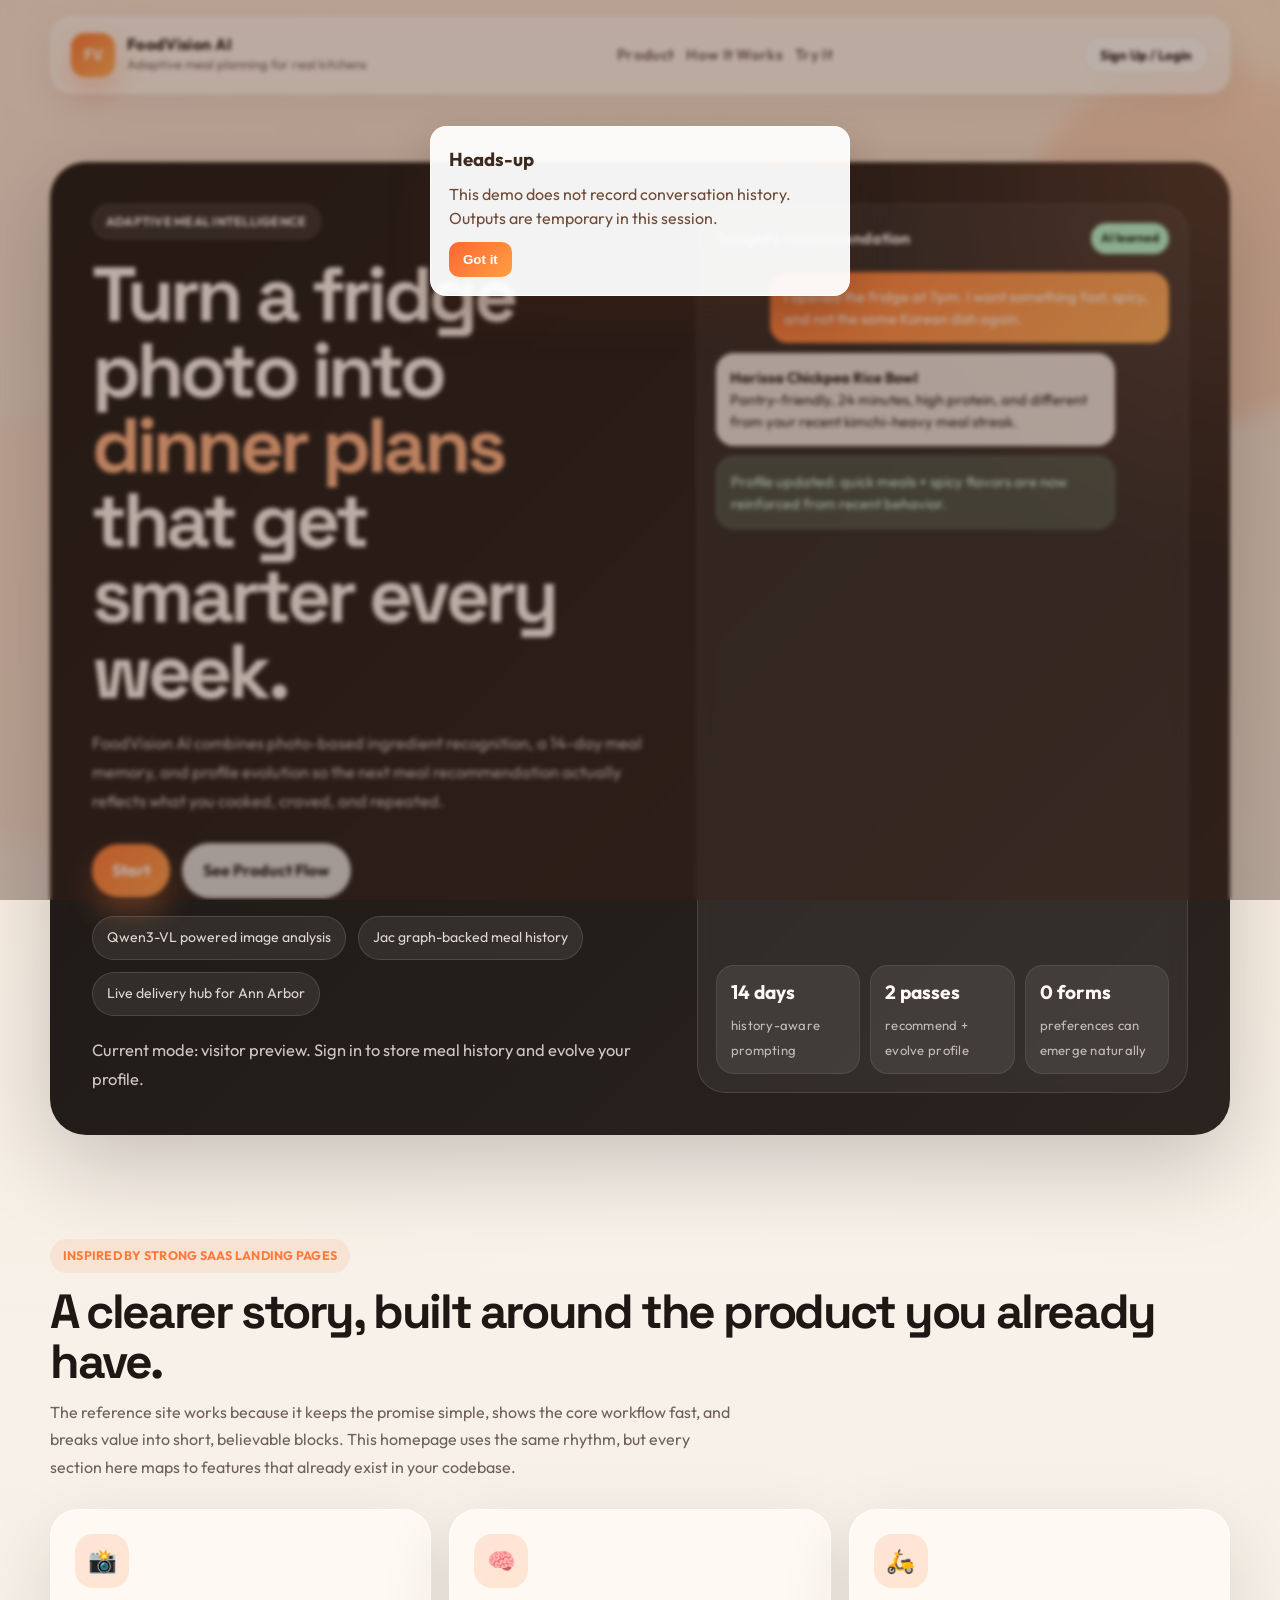
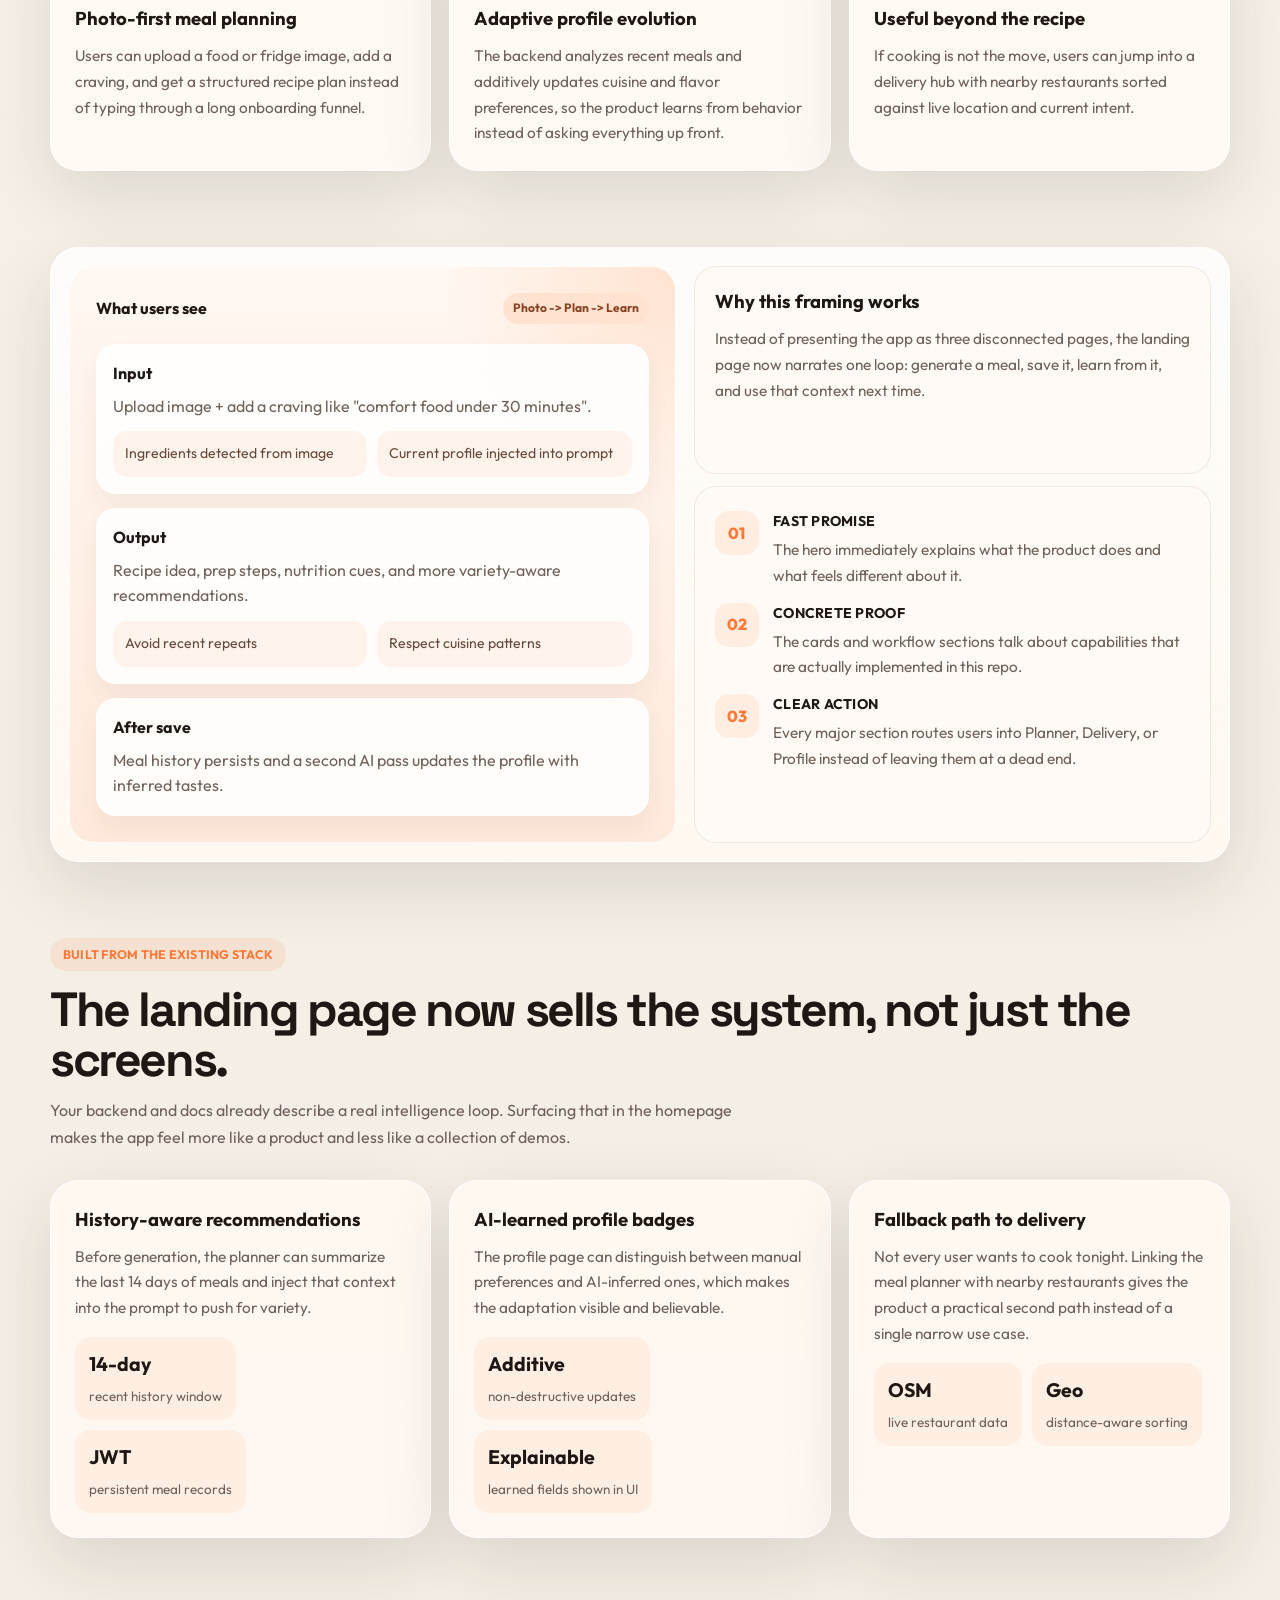
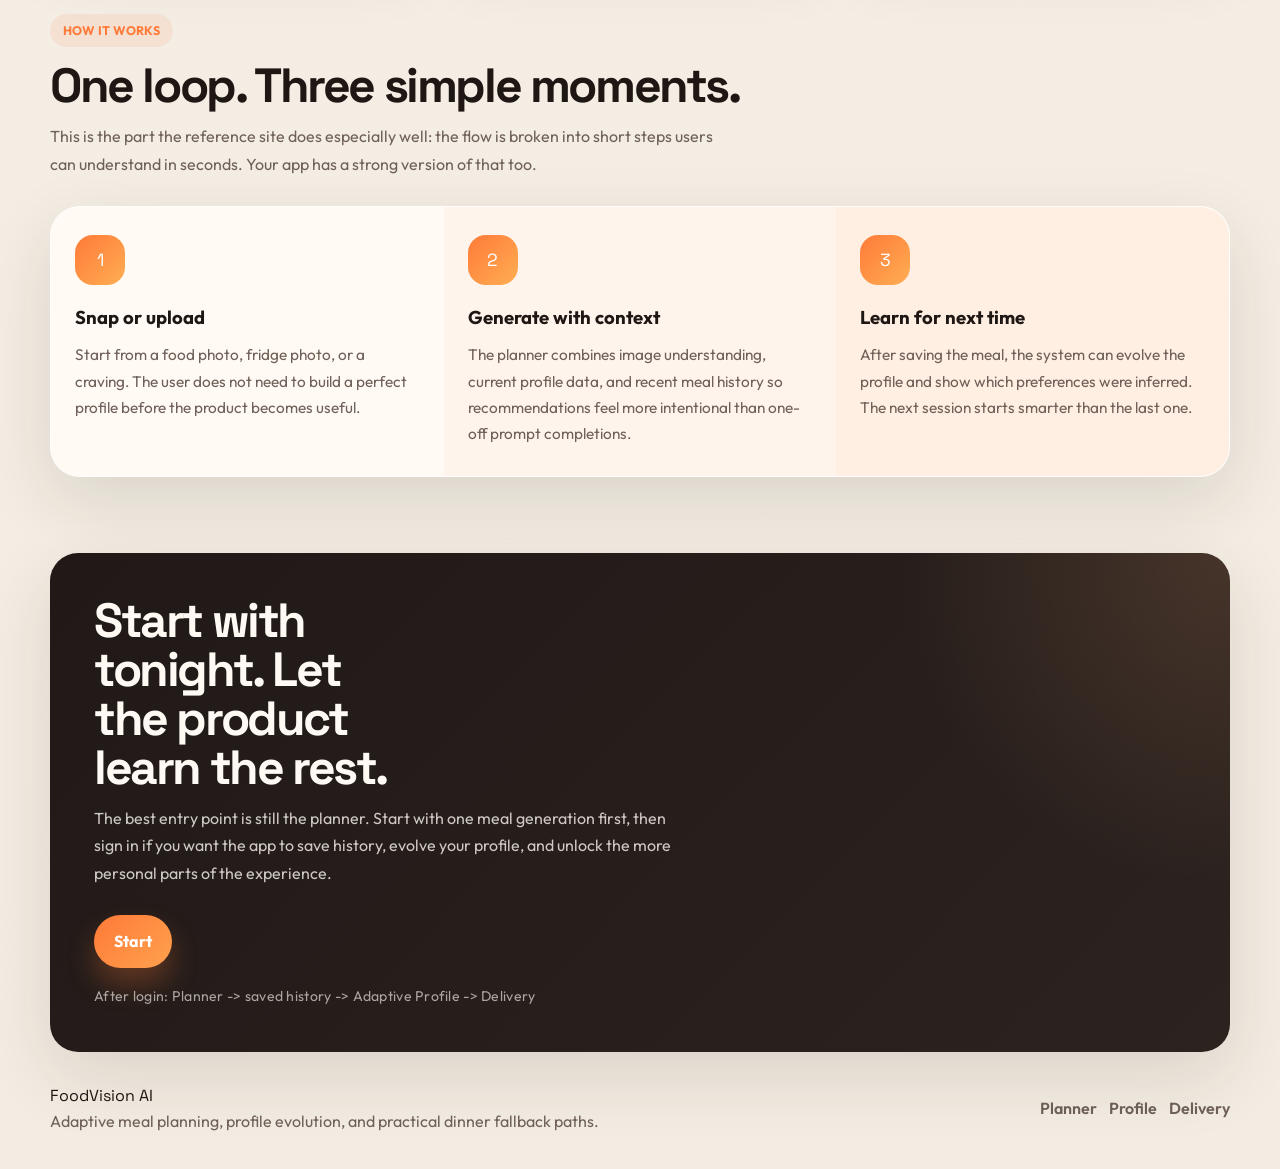
<file: index.html>
<!DOCTYPE html>
<html lang="en">

<head>
  <meta charset="UTF-8" />
  <meta name="viewport" content="width=device-width, initial-scale=1.0" />
  <title>FoodVision AI | Adaptive Meal Planner</title>
  <link rel="preconnect" href="https://fonts.googleapis.com" />
  <link rel="preconnect" href="https://fonts.gstatic.com" crossorigin />
  <link
    href="https://fonts.googleapis.com/css2?family=Outfit:wght@300;400;500;600;700;800&amp;family=Space+Grotesk:wght@500;700&amp;display=swap"
    rel="stylesheet" />
  <link rel="stylesheet" href="theme.css" />
  <style>
    :root {
      --landing-bg: #f5efe6;
      --landing-surface: rgba(255, 250, 244, 0.9);
      --landing-surface-strong: #fffaf5;
      --landing-ink: #1e1714;
      --landing-muted: #6f6159;
      --landing-line: rgba(42, 29, 22, 0.12);
      --landing-dark: #1b1715;
      --landing-dark-soft: #2a231f;
      --landing-accent: #ff7a38;
      --landing-accent-soft: #ffd1b5;
      --landing-green: #1b8d58;
      --landing-shadow: 0 24px 70px rgba(42, 29, 22, 0.12);
      --landing-radius: 28px;
    }

    * {
      box-sizing: border-box;
    }

    html {
      scroll-behavior: smooth;
    }

    body.landing-body {
      margin: 0;
      min-height: 100vh;
      color: var(--landing-ink);
      font-family: "Outfit", sans-serif;
      background:
        radial-gradient(circle at top left, rgba(255, 176, 127, 0.22), transparent 30%),
        radial-gradient(circle at top right, rgba(255, 219, 181, 0.5), transparent 28%),
        linear-gradient(180deg, #fbf6ef 0%, var(--landing-bg) 46%, #f3ece2 100%);
    }

    a {
      color: inherit;
    }

    .landing-shell {
      position: relative;
      overflow: hidden;
    }

    .landing-grid {
      width: min(1180px, calc(100% - 32px));
      margin: 0 auto;
    }

    .landing-noise,
    .landing-noise::before,
    .landing-noise::after {
      position: absolute;
      border-radius: 999px;
      pointer-events: none;
      filter: blur(8px);
    }

    .landing-noise {
      inset: 0;
      z-index: 0;
    }

    .landing-noise::before {
      content: "";
      width: 360px;
      height: 360px;
      top: 64px;
      right: -100px;
      background: rgba(255, 138, 84, 0.2);
    }

    .landing-noise::after {
      content: "";
      width: 420px;
      height: 420px;
      left: -160px;
      top: 420px;
      background: rgba(255, 221, 197, 0.44);
    }

    .landing-nav-wrap {
      position: sticky;
      top: 0;
      z-index: 20;
      padding: 16px 0;
      backdrop-filter: blur(12px);
      -webkit-backdrop-filter: blur(12px);
      transition: background-color 0.25s ease, box-shadow 0.25s ease;
    }

    .landing-nav-wrap.scrolled {
      background: rgba(245, 239, 230, 0.86);
      box-shadow: 0 10px 30px rgba(42, 29, 22, 0.08);
    }

    .landing-nav {
      display: flex;
      align-items: center;
      justify-content: space-between;
      gap: 16px;
      padding: 16px 20px;
      border: 1px solid rgba(255, 255, 255, 0.65);
      border-radius: 22px;
      background: rgba(255, 250, 244, 0.72);
      box-shadow: 0 12px 36px rgba(42, 29, 22, 0.08);
    }

    .landing-brand {
      display: flex;
      align-items: center;
      gap: 12px;
      text-decoration: none;
      flex-shrink: 0;
    }

    .landing-brand-mark {
      width: 44px;
      height: 44px;
      border-radius: 14px;
      display: grid;
      place-items: center;
      color: #fff;
      font-family: "Space Grotesk", sans-serif;
      font-weight: 700;
      background: linear-gradient(135deg, var(--landing-accent), #ffae53);
      box-shadow: 0 14px 30px rgba(255, 122, 56, 0.32);
    }

    .landing-brand-text strong,
    .landing-nav-link,
    .landing-kicker,
    .landing-stat-label,
    .landing-section-kicker,
    .landing-bullet-label,
    .landing-cta-note {
      letter-spacing: 0.02em;
    }

    .landing-brand-text strong {
      display: block;
      font-size: 1rem;
      line-height: 1.1;
    }

    .landing-brand-text span {
      display: block;
      color: var(--landing-muted);
      font-size: 0.82rem;
    }

    .landing-nav-links,
    .landing-nav-actions,
    .landing-hero-actions,
    .landing-pill-row,
    .landing-stats,
    .landing-step-list,
    .landing-metric-grid,
    .landing-footer-links {
      display: flex;
      align-items: center;
      gap: 12px;
      flex-wrap: wrap;
    }

    .landing-nav-link {
      font-size: 0.95rem;
      font-weight: 600;
      text-decoration: none;
      color: var(--landing-muted);
      transition: color 0.18s ease;
    }

    .landing-nav-link:hover {
      color: var(--landing-ink);
    }

    .landing-btn-primary,
    .landing-btn-secondary,
    .landing-btn-ghost {
      border: none;
      border-radius: 999px;
      font-family: inherit;
      font-weight: 700;
      cursor: pointer;
      text-decoration: none;
      display: inline-flex;
      align-items: center;
      justify-content: center;
      gap: 8px;
      transition: transform 0.18s ease, box-shadow 0.18s ease, background 0.18s ease;
    }

    .landing-btn-primary {
      padding: 14px 20px;
      color: #fff;
      background: linear-gradient(135deg, var(--landing-accent), #ffa14d);
      box-shadow: 0 16px 28px rgba(255, 122, 56, 0.28);
    }

    .landing-btn-secondary {
      padding: 14px 20px;
      color: var(--landing-ink);
      background: rgba(255, 255, 255, 0.84);
      border: 1px solid rgba(42, 29, 22, 0.08);
    }

    .landing-btn-ghost {
      padding: 10px 16px;
      color: var(--landing-ink);
      background: rgba(255, 255, 255, 0.7);
      border: 1px solid rgba(42, 29, 22, 0.1);
    }

    .landing-btn-primary:hover,
    .landing-btn-secondary:hover,
    .landing-btn-ghost:hover {
      transform: translateY(-2px);
    }

    .landing-btn-primary:hover {
      box-shadow: 0 22px 34px rgba(255, 122, 56, 0.3);
    }

    .landing-hero {
      position: relative;
      z-index: 1;
      padding: 52px 0 28px;
    }

    .landing-hero-card {
      display: grid;
      grid-template-columns: minmax(0, 1.08fr) minmax(320px, 0.92fr);
      gap: 28px;
      padding: clamp(24px, 4vw, 42px);
      border-radius: 36px;
      background:
        radial-gradient(circle at top right, rgba(255, 152, 102, 0.18), transparent 26%),
        linear-gradient(135deg, var(--landing-dark), var(--landing-dark-soft));
      color: #fff9f3;
      box-shadow: 0 28px 90px rgba(24, 19, 16, 0.22);
      overflow: hidden;
    }

    .landing-kicker,
    .landing-section-kicker {
      display: inline-flex;
      align-items: center;
      gap: 8px;
      padding: 7px 13px;
      border-radius: 999px;
      font-size: 0.78rem;
      font-weight: 700;
      text-transform: uppercase;
    }

    .landing-kicker {
      background: rgba(255, 249, 243, 0.1);
      border: 1px solid rgba(255, 249, 243, 0.14);
      margin-bottom: 18px;
    }

    .landing-hero-copy h1,
    .landing-section-head h2,
    .landing-cta-panel h2,
    .landing-footer-brand {
      font-family: "Space Grotesk", sans-serif;
    }

    .landing-hero-copy h1 {
      margin: 0;
      font-size: clamp(2.6rem, 6vw, 4.9rem);
      line-height: 0.98;
      letter-spacing: -0.05em;
      max-width: 11ch;
    }

    .landing-hero-copy h1 span {
      color: #ffb487;
    }

    .landing-hero-copy p {
      margin: 20px 0 0;
      max-width: 56ch;
      color: rgba(255, 249, 243, 0.78);
      line-height: 1.75;
      font-size: 1.03rem;
    }

    .landing-hero-actions {
      margin: 28px 0 18px;
    }

    .landing-pill {
      padding: 10px 14px;
      border-radius: 999px;
      background: rgba(255, 249, 243, 0.08);
      border: 1px solid rgba(255, 249, 243, 0.12);
      font-size: 0.88rem;
      color: rgba(255, 249, 243, 0.84);
    }

    .landing-session {
      margin-top: 20px;
      font-size: 0.92rem;
      color: rgba(255, 249, 243, 0.72);
    }

    .landing-hero-panel {
      position: relative;
      align-self: stretch;
      display: flex;
      flex-direction: column;
      gap: 18px;
      padding: 18px;
      border-radius: 28px;
      background: rgba(255, 249, 243, 0.06);
      border: 1px solid rgba(255, 249, 243, 0.12);
      backdrop-filter: blur(8px);
    }

    .landing-panel-top {
      display: flex;
      align-items: center;
      justify-content: space-between;
      gap: 16px;
    }

    .landing-panel-title {
      font-size: 1rem;
      font-weight: 700;
      margin: 0;
    }

    .landing-live-pill {
      font-size: 0.75rem;
      font-weight: 700;
      color: #12271a;
      background: #b7f7d1;
      border-radius: 999px;
      padding: 6px 10px;
    }

    .landing-chat {
      display: grid;
      gap: 10px;
    }

    .landing-chat-bubble {
      max-width: 88%;
      border-radius: 18px;
      padding: 14px 14px 13px;
      font-size: 0.92rem;
      line-height: 1.5;
    }

    .landing-chat-bubble.user {
      margin-left: auto;
      background: linear-gradient(135deg, var(--landing-accent), #ffb15d);
      color: #fff;
    }

    .landing-chat-bubble.ai {
      background: rgba(255, 249, 243, 0.9);
      color: var(--landing-ink);
    }

    .landing-chat-bubble.ai.success {
      background: rgba(183, 247, 209, 0.18);
      color: #d9ffea;
      border: 1px solid rgba(183, 247, 209, 0.2);
    }

    .landing-stats {
      margin-top: auto;
      gap: 10px;
    }

    .landing-stat {
      flex: 1 1 120px;
      padding: 12px 14px;
      border-radius: 18px;
      background: rgba(255, 249, 243, 0.08);
      border: 1px solid rgba(255, 249, 243, 0.08);
    }

    .landing-stat strong {
      display: block;
      font-size: 1.2rem;
      margin-bottom: 4px;
    }

    .landing-stat-label {
      font-size: 0.82rem;
      color: rgba(255, 249, 243, 0.68);
    }

    .landing-section {
      position: relative;
      z-index: 1;
      padding: 76px 0 0;
    }

    .landing-section-head {
      margin-bottom: 28px;
    }

    .landing-section-kicker {
      color: var(--landing-accent);
      background: rgba(255, 122, 56, 0.1);
      margin-bottom: 14px;
    }

    .landing-section-head h2 {
      margin: 0 0 12px;
      font-size: clamp(2rem, 4vw, 3rem);
      line-height: 1.04;
      letter-spacing: -0.05em;
    }

    .landing-section-head p {
      margin: 0;
      max-width: 62ch;
      color: var(--landing-muted);
      line-height: 1.72;
      font-size: 1rem;
    }

    .landing-feature-grid {
      display: grid;
      grid-template-columns: repeat(3, minmax(0, 1fr));
      gap: 18px;
    }

    .landing-feature-card,
    .landing-storyboard,
    .landing-data-card,
    .landing-cta-panel {
      border-radius: var(--landing-radius);
      box-shadow: var(--landing-shadow);
    }

    .landing-feature-card {
      padding: 24px;
      background: var(--landing-surface);
      border: 1px solid rgba(255, 255, 255, 0.8);
      transition: transform 0.2s ease, box-shadow 0.2s ease;
    }

    .landing-feature-card:hover,
    .landing-data-card:hover {
      transform: translateY(-4px);
      box-shadow: 0 28px 76px rgba(42, 29, 22, 0.14);
    }

    .landing-feature-icon {
      width: 54px;
      height: 54px;
      display: grid;
      place-items: center;
      border-radius: 18px;
      background: linear-gradient(135deg, rgba(255, 122, 56, 0.16), rgba(255, 177, 124, 0.28));
      font-size: 1.45rem;
      margin-bottom: 16px;
    }

    .landing-feature-card h3,
    .landing-data-card h3,
    .landing-storyboard-block h3 {
      margin: 0 0 10px;
      font-size: 1.16rem;
    }

    .landing-feature-card p,
    .landing-data-card p,
    .landing-storyboard-block p,
    .landing-bullet-copy p {
      margin: 0;
      color: var(--landing-muted);
      line-height: 1.68;
      font-size: 0.96rem;
    }

    .landing-storyboard {
      display: grid;
      grid-template-columns: minmax(0, 1.08fr) minmax(320px, 0.92fr);
      gap: 18px;
      padding: 18px;
      background: linear-gradient(180deg, rgba(255, 255, 255, 0.8), rgba(255, 248, 241, 0.96));
      border: 1px solid rgba(255, 255, 255, 0.88);
    }

    .landing-storyboard-visual {
      min-height: 420px;
      padding: 26px;
      border-radius: 24px;
      background:
        radial-gradient(circle at top right, rgba(255, 190, 150, 0.36), transparent 28%),
        linear-gradient(180deg, #fff8f2, #ffe9dc);
      border: 1px solid rgba(255, 255, 255, 0.88);
    }

    .landing-visual-header {
      display: flex;
      justify-content: space-between;
      align-items: center;
      gap: 12px;
      margin-bottom: 20px;
    }

    .landing-visual-header h3 {
      margin: 0;
      font-size: 1rem;
    }

    .landing-visual-shell {
      display: grid;
      gap: 14px;
    }

    .landing-visual-pane {
      border-radius: 20px;
      background: rgba(255, 255, 255, 0.84);
      padding: 16px;
      border: 1px solid rgba(255, 255, 255, 0.92);
      box-shadow: 0 12px 24px rgba(84, 54, 41, 0.06);
    }

    .landing-mini-grid {
      display: grid;
      gap: 10px;
      grid-template-columns: repeat(2, minmax(0, 1fr));
      margin-top: 12px;
    }

    .landing-mini-card {
      border-radius: 14px;
      padding: 12px;
      background: rgba(255, 122, 56, 0.08);
      color: #644839;
      font-size: 0.88rem;
    }

    .landing-storyboard-copy {
      display: grid;
      gap: 12px;
    }

    .landing-storyboard-block {
      padding: 20px;
      border-radius: 22px;
      background: var(--landing-surface-strong);
      border: 1px solid rgba(42, 29, 22, 0.08);
    }

    .landing-bullet-list {
      display: grid;
      gap: 14px;
      margin-top: 4px;
    }

    .landing-bullet {
      display: grid;
      grid-template-columns: 44px minmax(0, 1fr);
      gap: 14px;
      align-items: start;
    }

    .landing-bullet-mark {
      width: 44px;
      height: 44px;
      border-radius: 14px;
      display: grid;
      place-items: center;
      background: rgba(255, 122, 56, 0.1);
      color: var(--landing-accent);
      font-weight: 800;
    }

    .landing-bullet-label {
      display: block;
      font-size: 0.88rem;
      font-weight: 700;
      color: var(--landing-ink);
      margin-bottom: 4px;
      text-transform: uppercase;
    }

    .landing-data-grid {
      display: grid;
      grid-template-columns: repeat(3, minmax(0, 1fr));
      gap: 18px;
    }

    .landing-data-card {
      padding: 24px;
      background: rgba(255, 250, 244, 0.84);
      border: 1px solid rgba(255, 255, 255, 0.84);
      transition: transform 0.2s ease, box-shadow 0.2s ease;
    }

    .landing-metric-grid {
      gap: 10px;
      margin-top: 16px;
    }

    .landing-metric {
      min-width: 120px;
      padding: 12px 14px;
      border-radius: 16px;
      background: rgba(255, 122, 56, 0.08);
    }

    .landing-metric strong {
      display: block;
      font-size: 1.22rem;
      margin-bottom: 4px;
    }

    .landing-metric span {
      color: var(--landing-muted);
      font-size: 0.84rem;
    }

    .landing-step-list {
      align-items: stretch;
      gap: 0;
      border-radius: 30px;
      overflow: hidden;
      box-shadow: var(--landing-shadow);
      background: #fffaf5;
      border: 1px solid rgba(255, 255, 255, 0.86);
    }

    .landing-step {
      flex: 1 1 0;
      padding: 28px 24px;
      background: rgba(255, 250, 244, 0.94);
    }

    .landing-step:nth-child(2) {
      background: rgba(255, 244, 236, 0.96);
    }

    .landing-step:nth-child(3) {
      background: rgba(255, 238, 225, 0.92);
    }

    .landing-step-number {
      width: 50px;
      height: 50px;
      margin-bottom: 18px;
      border-radius: 18px;
      display: grid;
      place-items: center;
      color: #fff;
      font-family: "Space Grotesk", sans-serif;
      font-size: 1.1rem;
      background: linear-gradient(135deg, var(--landing-accent), #ffae53);
    }

    .landing-step h3 {
      margin: 0 0 10px;
      font-size: 1.16rem;
    }

    .landing-step p {
      margin: 0;
      color: var(--landing-muted);
      line-height: 1.72;
      font-size: 0.96rem;
    }

    .landing-cta-panel {
      position: relative;
      overflow: hidden;
      padding: clamp(28px, 4vw, 44px);
      margin-bottom: 32px;
      background:
        radial-gradient(circle at top right, rgba(255, 177, 124, 0.14), transparent 26%),
        linear-gradient(135deg, #201917, #2c231f);
      color: #fff9f3;
    }

    .landing-cta-panel h2 {
      margin: 0 0 12px;
      font-size: clamp(2rem, 4vw, 3rem);
      line-height: 1.02;
      letter-spacing: -0.05em;
      max-width: 10ch;
    }

    .landing-cta-panel p {
      margin: 0 0 24px;
      max-width: 54ch;
      color: rgba(255, 249, 243, 0.78);
      line-height: 1.72;
    }

    .landing-cta-note {
      margin-top: 16px;
      font-size: 0.88rem;
      color: rgba(255, 249, 243, 0.62);
    }

    .landing-footer {
      display: flex;
      align-items: center;
      justify-content: space-between;
      gap: 16px;
      padding: 0 0 36px;
      color: var(--landing-muted);
    }

    .landing-footer-brand {
      font-size: 1rem;
      color: var(--landing-ink);
    }

    .landing-footer-link {
      text-decoration: none;
      font-weight: 600;
      color: var(--landing-muted);
    }

    .landing-footer-link:hover {
      color: var(--landing-ink);
    }

    .reveal {
      opacity: 0;
      transform: translateY(28px);
      transition: opacity 0.7s ease, transform 0.7s ease;
    }

    .reveal.is-visible {
      opacity: 1;
      transform: translateY(0);
    }

    @media (max-width: 1024px) {

      .landing-hero-card,
      .landing-storyboard,
      .landing-data-grid {
        grid-template-columns: 1fr;
      }

      .landing-feature-grid {
        grid-template-columns: repeat(2, minmax(0, 1fr));
      }

      .landing-nav {
        flex-wrap: wrap;
      }
    }

    @media (max-width: 720px) {
      .landing-grid {
        width: min(100% - 20px, 1180px);
      }

      .landing-nav-wrap {
        padding: 10px 0;
      }

      .landing-nav {
        border-radius: 18px;
        padding: 14px;
      }

      .landing-nav-links,
      .landing-nav-actions {
        width: 100%;
      }

      .landing-nav-links {
        justify-content: space-between;
        gap: 8px 14px;
      }

      .landing-nav-actions {
        justify-content: flex-end;
      }

      .landing-hero {
        padding-top: 28px;
      }

      .landing-hero-card {
        padding: 22px;
        border-radius: 28px;
      }

      .landing-feature-grid,
      .landing-data-grid {
        grid-template-columns: 1fr;
      }

      .landing-step-list {
        flex-direction: column;
      }

      .landing-footer {
        flex-direction: column;
        align-items: flex-start;
      }

      .landing-footer-links {
        gap: 16px;
      }
    }
  </style>
</head>

<body class="landing-body">
  <div class="landing-shell">
    <div class="landing-noise" aria-hidden="true"></div>

    <div class="landing-nav-wrap" id="landingNavWrap">
      <div class="landing-grid">
        <header class="landing-nav">
          <a class="landing-brand" href="index.html" aria-label="FoodVision AI home">
            <div class="landing-brand-mark">FV</div>
            <div class="landing-brand-text">
              <strong>FoodVision AI</strong>
              <span>Adaptive meal planning for real kitchens</span>
            </div>
          </a>

          <nav class="landing-nav-links" aria-label="Primary">
            <a class="landing-nav-link" href="#product">Product</a>
            <a class="landing-nav-link" href="#how-it-works">How It Works</a>
            <a class="landing-nav-link" href="food-login.html?return=calories.html">Try It</a>
          </nav>

          <div class="landing-nav-actions">
            <button id="topAuthBtn" class="landing-btn-ghost" type="button">Sign Up / Login</button>
          </div>
        </header>
      </div>
    </div>

    <main>
      <section class="landing-hero">
        <div class="landing-grid">
          <div class="landing-hero-card reveal">
            <div class="landing-hero-copy">
              <div class="landing-kicker">Adaptive Meal Intelligence</div>
              <h1>Turn a fridge photo into <span>dinner plans</span> that get smarter every week.</h1>
              <p>
                FoodVision AI combines photo-based ingredient recognition, a 14-day meal memory,
                and profile evolution so the next meal recommendation actually reflects what you
                cooked, craved, and repeated.
              </p>

              <div class="landing-hero-actions">
                <a class="landing-btn-primary" href="food-login.html?return=calories.html">Start</a>
                <a class="landing-btn-secondary" href="#product">See Product Flow</a>
              </div>

              <div class="landing-pill-row">
                <div class="landing-pill">Qwen3-VL powered image analysis</div>
                <div class="landing-pill">Jac graph-backed meal history</div>
                <div class="landing-pill">Live delivery hub for Ann Arbor</div>
              </div>

              <p class="landing-session" id="sessionInfo">Checking session status...</p>
            </div>

            <aside class="landing-hero-panel" aria-label="Product preview">
              <div class="landing-panel-top">
                <div>
                  <p class="landing-panel-title">Tonight's recommendation</p>
                </div>
                <span class="landing-live-pill">AI learned</span>
              </div>

              <div class="landing-chat">
                <div class="landing-chat-bubble user">
                  I opened the fridge at 7pm. I want something fast, spicy, and not the same Korean dish again.
                </div>
                <div class="landing-chat-bubble ai">
                  <strong>Harissa Chickpea Rice Bowl</strong><br />
                  Pantry-friendly, 24 minutes, high protein, and different from your recent kimchi-heavy meal streak.
                </div>
                <div class="landing-chat-bubble ai success">
                  Profile updated: quick meals + spicy flavors are now reinforced from recent behavior.
                </div>
              </div>

              <div class="landing-stats">
                <div class="landing-stat">
                  <strong>14 days</strong>
                  <span class="landing-stat-label">history-aware prompting</span>
                </div>
                <div class="landing-stat">
                  <strong>2 passes</strong>
                  <span class="landing-stat-label">recommend + evolve profile</span>
                </div>
                <div class="landing-stat">
                  <strong>0 forms</strong>
                  <span class="landing-stat-label">preferences can emerge naturally</span>
                </div>
              </div>
            </aside>
          </div>
        </div>
      </section>

      <section class="landing-section" id="product">
        <div class="landing-grid">
          <div class="landing-section-head reveal">
            <div class="landing-section-kicker">Inspired by strong SaaS landing pages</div>
            <h2>A clearer story, built around the product you already have.</h2>
            <p>
              The reference site works because it keeps the promise simple, shows the core workflow
              fast, and breaks value into short, believable blocks. This homepage uses the same
              rhythm, but every section here maps to features that already exist in your codebase.
            </p>
          </div>

          <div class="landing-feature-grid">
            <article class="landing-feature-card reveal">
              <div class="landing-feature-icon">📸</div>
              <h3>Photo-first meal planning</h3>
              <p>
                Users can upload a food or fridge image, add a craving, and get a structured recipe
                plan instead of typing through a long onboarding funnel.
              </p>
            </article>

            <article class="landing-feature-card reveal">
              <div class="landing-feature-icon">🧠</div>
              <h3>Adaptive profile evolution</h3>
              <p>
                The backend analyzes recent meals and additively updates cuisine and flavor
                preferences, so the product learns from behavior instead of asking everything up front.
              </p>
            </article>

            <article class="landing-feature-card reveal">
              <div class="landing-feature-icon">🛵</div>
              <h3>Useful beyond the recipe</h3>
              <p>
                If cooking is not the move, users can jump into a delivery hub with nearby
                restaurants sorted against live location and current intent.
              </p>
            </article>
          </div>
        </div>
      </section>

      <section class="landing-section">
        <div class="landing-grid">
          <div class="landing-storyboard reveal">
            <div class="landing-storyboard-visual">
              <div class="landing-visual-header">
                <h3>What users see</h3>
                <span class="landing-live-pill" style="background:#ffe2cf;color:#8a4322;">Photo -> Plan -> Learn</span>
              </div>

              <div class="landing-visual-shell">
                <div class="landing-visual-pane">
                  <strong>Input</strong>
                  <p style="margin:8px 0 0;color:#6f6159;line-height:1.6;">
                    Upload image + add a craving like "comfort food under 30 minutes".
                  </p>
                  <div class="landing-mini-grid">
                    <div class="landing-mini-card">Ingredients detected from image</div>
                    <div class="landing-mini-card">Current profile injected into prompt</div>
                  </div>
                </div>

                <div class="landing-visual-pane">
                  <strong>Output</strong>
                  <p style="margin:8px 0 0;color:#6f6159;line-height:1.6;">
                    Recipe idea, prep steps, nutrition cues, and more variety-aware recommendations.
                  </p>
                  <div class="landing-mini-grid">
                    <div class="landing-mini-card">Avoid recent repeats</div>
                    <div class="landing-mini-card">Respect cuisine patterns</div>
                  </div>
                </div>

                <div class="landing-visual-pane">
                  <strong>After save</strong>
                  <p style="margin:8px 0 0;color:#6f6159;line-height:1.6;">
                    Meal history persists and a second AI pass updates the profile with inferred tastes.
                  </p>
                </div>
              </div>
            </div>

            <div class="landing-storyboard-copy">
              <div class="landing-storyboard-block">
                <h3>Why this framing works</h3>
                <p>
                  Instead of presenting the app as three disconnected pages, the landing page now
                  narrates one loop: generate a meal, save it, learn from it, and use that context
                  next time.
                </p>
              </div>

              <div class="landing-storyboard-block">
                <div class="landing-bullet-list">
                  <div class="landing-bullet">
                    <div class="landing-bullet-mark">01</div>
                    <div class="landing-bullet-copy">
                      <span class="landing-bullet-label">Fast promise</span>
                      <p>The hero immediately explains what the product does and what feels different about it.</p>
                    </div>
                  </div>

                  <div class="landing-bullet">
                    <div class="landing-bullet-mark">02</div>
                    <div class="landing-bullet-copy">
                      <span class="landing-bullet-label">Concrete proof</span>
                      <p>The cards and workflow sections talk about capabilities that are actually implemented in this
                        repo.</p>
                    </div>
                  </div>

                  <div class="landing-bullet">
                    <div class="landing-bullet-mark">03</div>
                    <div class="landing-bullet-copy">
                      <span class="landing-bullet-label">Clear action</span>
                      <p>Every major section routes users into Planner, Delivery, or Profile instead of leaving them at
                        a dead end.</p>
                    </div>
                  </div>
                </div>
              </div>
            </div>
          </div>
        </div>
      </section>

      <section class="landing-section">
        <div class="landing-grid">
          <div class="landing-section-head reveal">
            <div class="landing-section-kicker">Built From The Existing Stack</div>
            <h2>The landing page now sells the system, not just the screens.</h2>
            <p>
              Your backend and docs already describe a real intelligence loop. Surfacing that in the
              homepage makes the app feel more like a product and less like a collection of demos.
            </p>
          </div>

          <div class="landing-data-grid">
            <article class="landing-data-card reveal">
              <h3>History-aware recommendations</h3>
              <p>
                Before generation, the planner can summarize the last 14 days of meals and inject
                that context into the prompt to push for variety.
              </p>
              <div class="landing-metric-grid">
                <div class="landing-metric">
                  <strong>14-day</strong>
                  <span>recent history window</span>
                </div>
                <div class="landing-metric">
                  <strong>JWT</strong>
                  <span>persistent meal records</span>
                </div>
              </div>
            </article>

            <article class="landing-data-card reveal">
              <h3>AI-learned profile badges</h3>
              <p>
                The profile page can distinguish between manual preferences and AI-inferred ones,
                which makes the adaptation visible and believable.
              </p>
              <div class="landing-metric-grid">
                <div class="landing-metric">
                  <strong>Additive</strong>
                  <span>non-destructive updates</span>
                </div>
                <div class="landing-metric">
                  <strong>Explainable</strong>
                  <span>learned fields shown in UI</span>
                </div>
              </div>
            </article>

            <article class="landing-data-card reveal">
              <h3>Fallback path to delivery</h3>
              <p>
                Not every user wants to cook tonight. Linking the meal planner with nearby restaurants
                gives the product a practical second path instead of a single narrow use case.
              </p>
              <div class="landing-metric-grid">
                <div class="landing-metric">
                  <strong>OSM</strong>
                  <span>live restaurant data</span>
                </div>
                <div class="landing-metric">
                  <strong>Geo</strong>
                  <span>distance-aware sorting</span>
                </div>
              </div>
            </article>
          </div>
        </div>
      </section>

      <section class="landing-section" id="how-it-works">
        <div class="landing-grid">
          <div class="landing-section-head reveal">
            <div class="landing-section-kicker">How It Works</div>
            <h2>One loop. Three simple moments.</h2>
            <p>
              This is the part the reference site does especially well: the flow is broken into
              short steps users can understand in seconds. Your app has a strong version of that too.
            </p>
          </div>

          <div class="landing-step-list reveal">
            <article class="landing-step">
              <div class="landing-step-number">1</div>
              <h3>Snap or upload</h3>
              <p>
                Start from a food photo, fridge photo, or a craving. The user does not need to build
                a perfect profile before the product becomes useful.
              </p>
            </article>

            <article class="landing-step">
              <div class="landing-step-number">2</div>
              <h3>Generate with context</h3>
              <p>
                The planner combines image understanding, current profile data, and recent meal
                history so recommendations feel more intentional than one-off prompt completions.
              </p>
            </article>

            <article class="landing-step">
              <div class="landing-step-number">3</div>
              <h3>Learn for next time</h3>
              <p>
                After saving the meal, the system can evolve the profile and show which preferences
                were inferred. The next session starts smarter than the last one.
              </p>
            </article>
          </div>
        </div>
      </section>

      <section class="landing-section">
        <div class="landing-grid">
          <div class="landing-cta-panel reveal">
            <h2>Start with tonight. Let the product learn the rest.</h2>
            <p>
              The best entry point is still the planner. Start with one meal generation first, then
              sign in if you want the app to save history, evolve your profile, and unlock the more
              personal parts of the experience.
            </p>

            <div class="landing-hero-actions">
              <a class="landing-btn-primary" href="food-login.html?return=calories.html">Start</a>
            </div>

            <div class="landing-cta-note">
              After login: Planner -> saved history -> Adaptive Profile -> Delivery
            </div>
          </div>

          <footer class="landing-footer">
            <div>
              <div class="landing-footer-brand">FoodVision AI</div>
              <div>Adaptive meal planning, profile evolution, and practical dinner fallback paths.</div>
            </div>
            <div class="landing-footer-links">
              <a class="landing-footer-link" href="calories.html">Planner</a>
              <a class="landing-footer-link" href="profile.html">Profile</a>
              <a class="landing-footer-link" href="delivery.html">Delivery</a>
            </div>
          </footer>
        </div>
      </section>
    </main>
  </div>

  <script src="auth.js"></script>
  <script>
    (function () {
      var user = FoodAuth.getUser();
      var sessionInfo = document.getElementById("sessionInfo");
      var authBinding = FoodAuth.wireTopbarAuth("topAuthBtn", refreshSessionText);
      var navWrap = document.getElementById("landingNavWrap");
      var reveals = document.querySelectorAll(".reveal");

      FoodAuth.showNoHistoryPopup();

      function refreshSessionText() {
        user = FoodAuth.getUser();
        if (!user) {
          sessionInfo.textContent = "Current mode: visitor preview. Sign in to store meal history and evolve your profile.";
          return;
        }

        if (user.mode === "guest") {
          sessionInfo.textContent = "Current mode: guest session. You can explore the planner without creating a permanent account.";
        } else if (user.mode === "phone") {
          sessionInfo.textContent = "Current mode: signed in by phone (" + user.phone + "). Adaptive features will use your saved records.";
        } else {
          sessionInfo.textContent = "Current mode: signed in by email (" + user.email + "). Adaptive features will use your saved records.";
        }
      }

      function revealOnScroll() {
        if (!("IntersectionObserver" in window)) {
          reveals.forEach(function (el) { el.classList.add("is-visible"); });
          return;
        }

        var observer = new IntersectionObserver(function (entries) {
          entries.forEach(function (entry) {
            if (entry.isIntersecting) {
              entry.target.classList.add("is-visible");
              observer.unobserve(entry.target);
            }
          });
        }, { threshold: 0.16 });

        reveals.forEach(function (el) {
          observer.observe(el);
        });
      }

      function syncNavState() {
        if (window.scrollY > 12) {
          navWrap.classList.add("scrolled");
        } else {
          navWrap.classList.remove("scrolled");
        }
      }

      refreshSessionText();
      revealOnScroll();
      syncNavState();

      if (authBinding && typeof authBinding.refresh === "function") {
        authBinding.refresh();
      }

      window.addEventListener("scroll", syncNavState, { passive: true });
    })();
  </script>
</body>

</html>
</file>
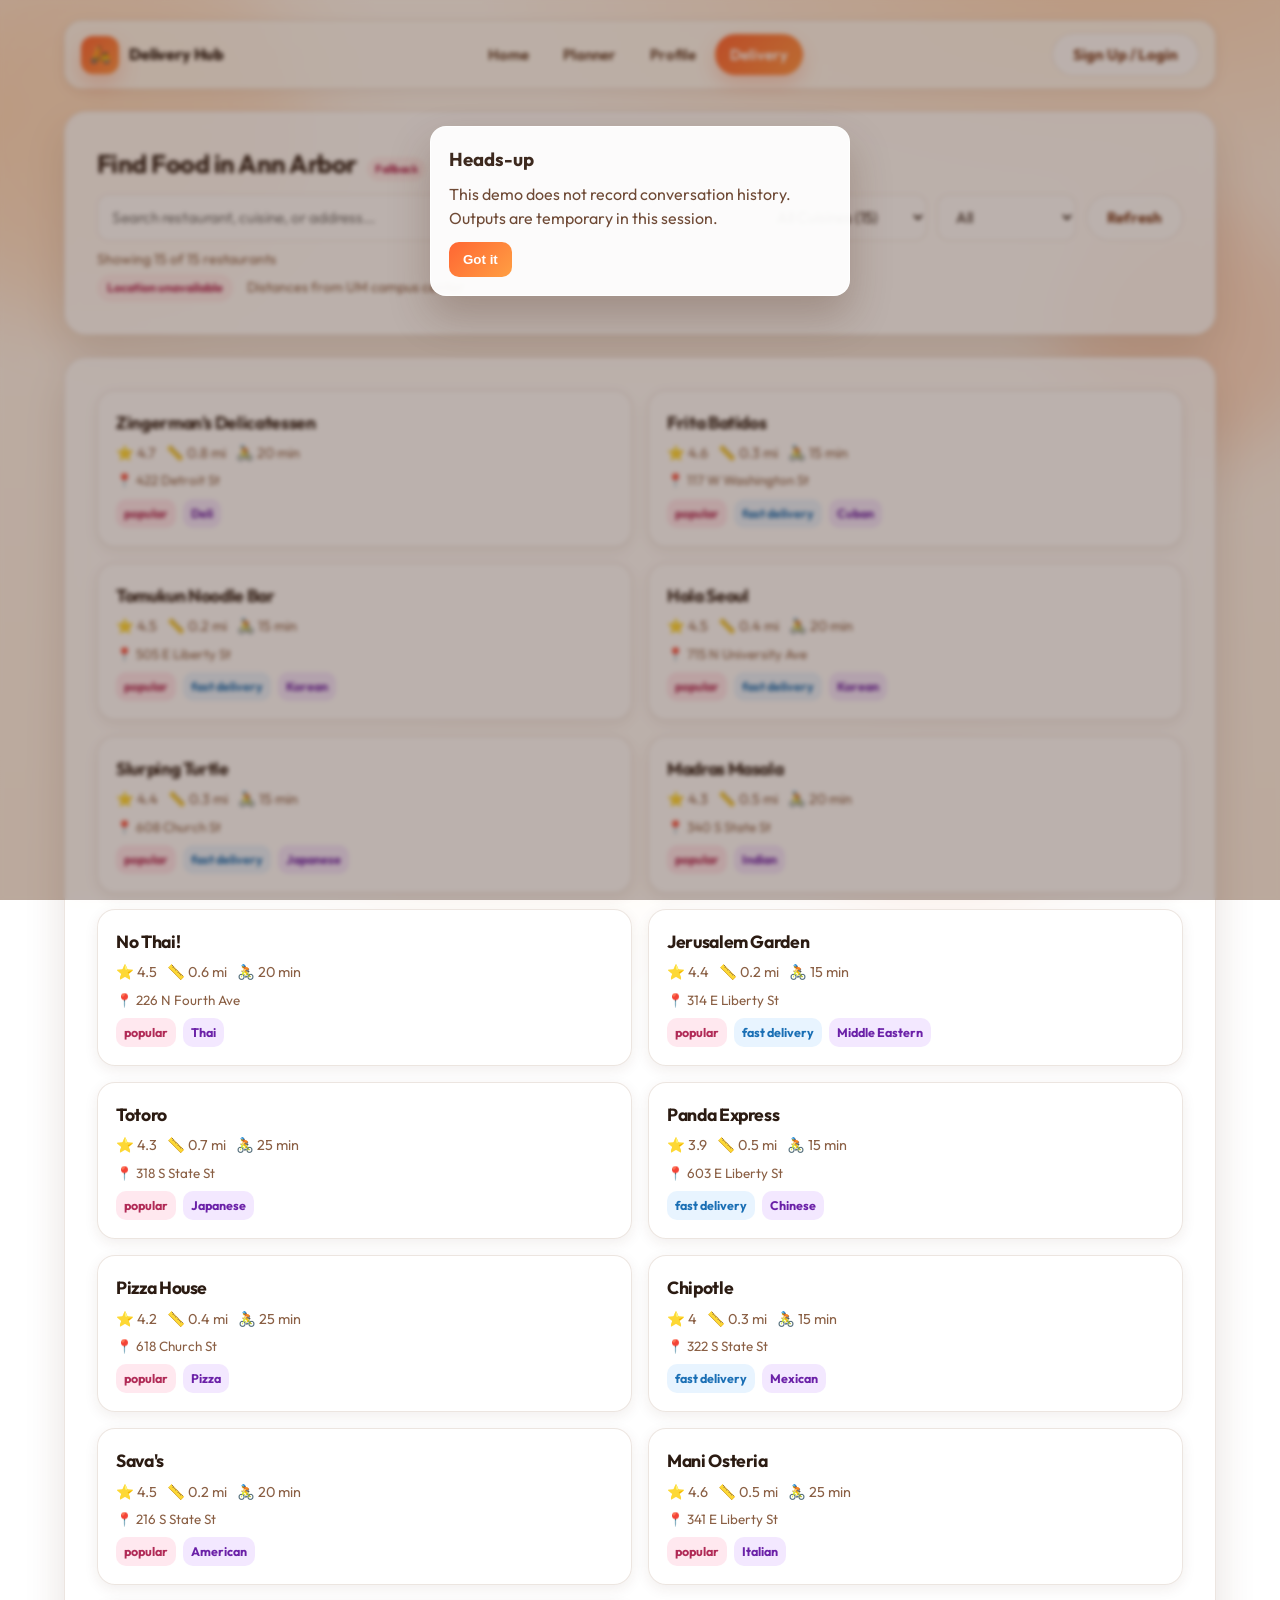
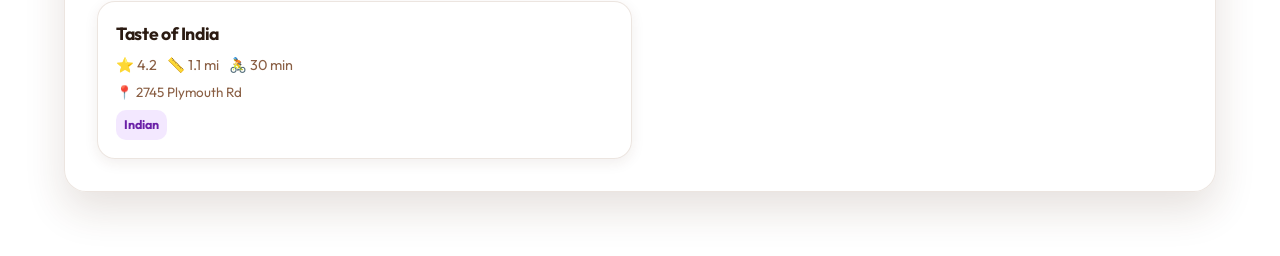
<file: delivery.html>
<!DOCTYPE html>
<html lang="en">
<head>
  <meta charset="UTF-8" />
  <meta name="viewport" content="width=device-width, initial-scale=1.0" />
  <title>FoodVision AI | Delivery</title>
  <link rel="preconnect" href="https://fonts.googleapis.com" />
  <link rel="preconnect" href="https://fonts.gstatic.com" crossorigin />
  <link href="https://fonts.googleapis.com/css2?family=Outfit:wght@300;400;500;600;700;800&display=swap" rel="stylesheet" />
  <link rel="stylesheet" href="theme.css" />
  <style>
    .toolbar { display:grid; grid-template-columns: 1fr auto auto auto; gap: 10px; }
    .restaurant-card { transition: transform .2s ease, box-shadow .2s ease; }
    .restaurant-card:hover { transform: translateY(-2px); box-shadow: 0 15px 28px rgba(80,40,20,.16); }
    .meta { display:flex; gap:10px; flex-wrap:wrap; color:var(--muted); font-size:.9rem; }
    .detail-row { margin-top:6px; font-size:.84rem; color:var(--muted); line-height:1.5; }
    .detail-row a { color:#c95a20; text-decoration:none; font-weight:600; }
    .detail-row a:hover { text-decoration:underline; }
    .tags { display:flex; gap:7px; flex-wrap:wrap; margin-top:8px; }
    .tag { padding: 5px 8px; border-radius: 10px; font-size: .78rem; font-weight: 700; background: #fff2e9; color: #8a4f2f; }
    .tag.popular { background:#ffe8ef; color:#b12b57; }
    .tag.fast { background:#e8f4ff; color:#1a6fb5; }
    .tag.cuisine-tag { background:#f3e8ff; color:#6b21a8; }
    .empty { text-align:center; color: var(--muted); padding: 25px; }
    .loading-bar { text-align:center; padding:30px; color:var(--muted); }
    .loading-bar .spinner { width:36px; height:36px; border-radius:50%; border:3px solid rgba(255,159,67,.28); border-top-color:#ff6633; animation:spin .9s linear infinite; margin:0 auto 10px; }
    @keyframes spin { to { transform:rotate(360deg); } }
    .source-badge { display:inline-block; padding:3px 8px; border-radius:999px; font-size:.72rem; font-weight:700; margin-left:6px; }
    .source-badge.live { background:#e8fff3; color:#197d49; }
    .source-badge.cached { background:#fff8e1; color:#b58a1a; }
    .source-badge.static { background:#fee; color:#b12b57; }
    .stats-row { display:flex; gap:14px; flex-wrap:wrap; align-items:center; margin-top:8px; font-size:.88rem; color:var(--muted); }
    .loc-badge { display:inline-flex; align-items:center; gap:5px; padding:4px 10px; border-radius:999px; font-size:.78rem; font-weight:700; }
    .loc-badge.gps { background:#e8fff3; color:#197d49; }
    .loc-badge.default { background:#fff8e1; color:#b58a1a; }
    .loc-badge.error { background:#fee; color:#b12b57; }
    .loc-badge .pulse { width:8px; height:8px; border-radius:50%; background:currentColor; animation:locPulse 1.5s ease-in-out infinite; }
    @keyframes locPulse { 0%,100% { opacity:1; } 50% { opacity:.3; } }
  </style>
</head>
<body>
  <div class="bg-orbs" aria-hidden="true"><div class="orb"></div><div class="orb"></div><div class="orb"></div><div class="orb"></div></div>

  <div class="page">
    <header class="topbar">
      <div class="brand"><div class="brand-badge">🛵</div><div>Delivery Hub</div></div>
      <nav class="nav-links">
        <a class="nav-link" href="index.html">Home</a>
        <a class="nav-link" href="calories.html">Planner</a>
        <a class="nav-link" href="profile.html">Profile</a>
        <a class="nav-link active" href="delivery.html">Delivery</a>
      </nav>
      <button id="topAuthBtn" class="ghost-btn">Sign Up / Login</button>
    </header>

    <section class="panel">
      <h2 style="margin-bottom:10px;">Find Food in Ann Arbor <span id="sourceBadge" class="source-badge"></span></h2>
      <div class="toolbar">
        <input id="searchInput" class="input" placeholder="Search restaurant, cuisine, or address..." />
        <select id="filterCuisine">
          <option value="all">All Cuisines</option>
        </select>
        <select id="filterTag">
          <option value="all">All</option>
          <option value="fast delivery">Fast Delivery</option>
          <option value="popular">Popular</option>
        </select>
        <button id="refreshBtn" class="ghost-btn" title="Refresh from OpenStreetMap">Refresh</button>
      </div>
      <div id="statsRow" class="stats-row"></div>
      <div id="locationRow" class="stats-row" style="margin-top:4px;"></div>
    </section>

    <section class="panel">
      <div id="loadingBar" class="loading-bar">
        <div class="spinner"></div>
        <div>Loading real-time restaurant data from OpenStreetMap...</div>
      </div>
      <div id="restaurantList" class="grid grid-2"></div>
      <div id="emptyState" class="empty hidden">No restaurants matched your search.</div>
    </section>
  </div>

  <script src="auth.js"></script>
  <script src="login-modal.js"></script>
  <script src="database.js"></script>
  <script>
    (function () {
      var listEl = document.getElementById("restaurantList");
      var emptyState = document.getElementById("emptyState");
      var loadingBar = document.getElementById("loadingBar");
      var searchInput = document.getElementById("searchInput");
      var filterCuisine = document.getElementById("filterCuisine");
      var filterTag = document.getElementById("filterTag");
      var refreshBtn = document.getElementById("refreshBtn");
      var sourceBadge = document.getElementById("sourceBadge");
      var statsRow = document.getElementById("statsRow");
      var locationRow = document.getElementById("locationRow");
      var authBinding = FoodAuth.wireTopbarAuth("topAuthBtn");

      FoodAuth.showNoHistoryPopup();

      function escHtml(s) {
        var d = document.createElement("div");
        d.textContent = s || "";
        return d.innerHTML;
      }

      function tagClass(tag) {
        if (tag === "popular") return "tag popular";
        if (tag === "fast delivery") return "tag fast";
        return "tag";
      }

      function buildCuisineFilter(restaurants) {
        var cuisines = {};
        restaurants.forEach(function (r) {
          if (r.category) cuisines[r.category] = (cuisines[r.category] || 0) + 1;
        });
        var sorted = Object.keys(cuisines).sort();
        filterCuisine.innerHTML = '<option value="all">All Cuisines (' + restaurants.length + ')</option>';
        sorted.forEach(function (c) {
          var opt = document.createElement("option");
          opt.value = c;
          opt.textContent = c + " (" + cuisines[c] + ")";
          filterCuisine.appendChild(opt);
        });
      }

      function render() {
        var q = (searchInput.value || "").trim().toLowerCase();
        var cuisine = filterCuisine.value;
        var t = filterTag.value;

        var rows = RESTAURANTS.filter(function (r) {
          var searchHit = !q ||
            r.name.toLowerCase().indexOf(q) >= 0 ||
            r.category.toLowerCase().indexOf(q) >= 0 ||
            (r.address && r.address.toLowerCase().indexOf(q) >= 0) ||
            (r.osm_cuisine && r.osm_cuisine.toLowerCase().indexOf(q) >= 0);
          var cuisineHit = cuisine === "all" || r.category === cuisine;
          var tagHit = t === "all" || (r.tags && r.tags.indexOf(t) >= 0);
          return searchHit && cuisineHit && tagHit;
        });

        statsRow.textContent = "Showing " + rows.length + " of " + RESTAURANTS.length + " restaurants";

        if (!rows.length) {
          listEl.innerHTML = "";
          emptyState.classList.remove("hidden");
          return;
        }

        emptyState.classList.add("hidden");
        listEl.innerHTML = rows.map(function (r) {
          var tags = (r.tags || []).map(function (tag) {
            return '<span class="' + tagClass(tag) + '">' + escHtml(tag) + '</span>';
          }).join("");
          tags += '<span class="tag cuisine-tag">' + escHtml(r.category) + '</span>';

          var detailParts = [];
          if (r.address) detailParts.push("📍 " + escHtml(r.address));
          if (r.phone) detailParts.push("📞 " + escHtml(r.phone));
          if (r.opening_hours) detailParts.push("🕐 " + escHtml(r.opening_hours));
          var detailHtml = detailParts.length
            ? '<div class="detail-row">' + detailParts.join(" &nbsp;·&nbsp; ") + '</div>'
            : '';

          var websiteHtml = r.website
            ? '<div class="detail-row"><a href="' + escHtml(r.website) + '" target="_blank" rel="noopener">Visit website ↗</a></div>'
            : '';

          var ratingHtml = r.rating ? '⭐ ' + r.rating : '';

          return '<article class="card restaurant-card">' +
            '<h3 style="margin:0 0 6px;">' + escHtml(r.name) + '</h3>' +
            '<div class="meta">' +
              (ratingHtml ? '<span>' + ratingHtml + '</span>' : '') +
              '<span>📏 ' + escHtml(r.distance) + '</span>' +
              '<span>🚴 ' + escHtml(r.delivery_time) + '</span>' +
            '</div>' +
            detailHtml +
            websiteHtml +
            '<div class="tags">' + tags + '</div>' +
          '</article>';
        }).join("");
      }

      function initWithData() {
        loadingBar.style.display = "none";
        buildCuisineFilter(RESTAURANTS);
        render();

        // Detect source
        var cached = null;
        try { cached = JSON.parse(localStorage.getItem("foodvision.restaurants.cache")); } catch(e) {}
        if (cached && cached.data === RESTAURANTS) {
          sourceBadge.textContent = "Cached";
          sourceBadge.className = "source-badge cached";
        } else if (RESTAURANTS.length > 15) {
          sourceBadge.textContent = "Live · OpenStreetMap";
          sourceBadge.className = "source-badge live";
        } else {
          sourceBadge.textContent = "Fallback";
          sourceBadge.className = "source-badge static";
        }
      }

      searchInput.addEventListener("input", render);
      filterCuisine.addEventListener("change", render);
      filterTag.addEventListener("change", render);

      refreshBtn.addEventListener("click", function () {
        try { localStorage.removeItem("foodvision.restaurants.cache"); } catch(e) {}
        loadingBar.style.display = "block";
        listEl.innerHTML = "";
        RESTAURANTS = [];
        RESTAURANTS_LOADED = false;
        _fetchFromOverpass(false);
        onRestaurantsReady(function () {
          initWithData();
          sourceBadge.textContent = "Live · OpenStreetMap";
          sourceBadge.className = "source-badge live";
        });
      });

      if (authBinding && typeof authBinding.refresh === "function") {
        authBinding.refresh();
      }

      function updateLocationBadge(info) {
        if (info.source === "gps") {
          locationRow.innerHTML = '<span class="loc-badge gps"><span class="pulse"></span> Your location: ' +
            info.lat.toFixed(4) + ', ' + info.lon.toFixed(4) + '</span> Distances sorted from you';
        } else if (info.source === "error") {
          locationRow.innerHTML = '<span class="loc-badge error">Location unavailable</span> Distances from UM campus center';
        } else {
          locationRow.innerHTML = '<span class="loc-badge default"><span class="pulse"></span> Locating...</span>';
        }
      }

      // Show "locating" initially
      locationRow.innerHTML = '<span class="loc-badge default"><span class="pulse"></span> Locating you...</span>';

      // When GPS arrives, recalculate and re-render
      onLocationReady(function (info) {
        updateLocationBadge(info);
        if (info.source === "gps" && RESTAURANTS_LOADED) {
          _recalcDistances();
          buildCuisineFilter(RESTAURANTS);
          render();
        }
      });

      // Wait for async restaurant data
      onRestaurantsReady(function (data) {
        initWithData();
        // If GPS already arrived before restaurants loaded, recalc now
        if (USER_LOCATION_SOURCE === "gps") {
          _recalcDistances();
          render();
          updateLocationBadge({ lat: REF_LAT, lon: REF_LON, source: "gps" });
        }
      });
    })();
  </script>
</body>
</html>
</file>
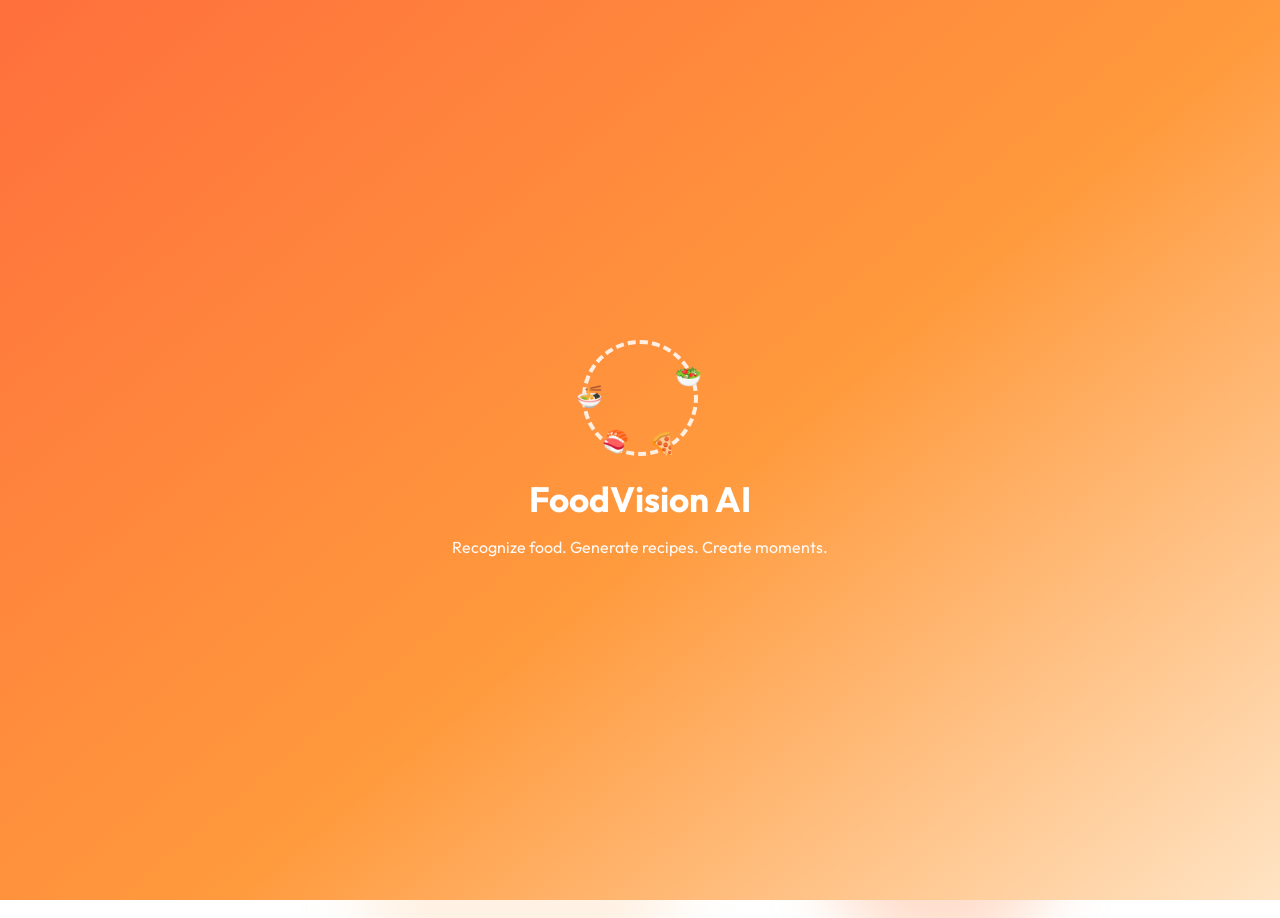
<file: food-login.html>
<!DOCTYPE html>
<html lang="en">
<head>
  <meta charset="UTF-8" />
  <meta name="viewport" content="width=device-width, initial-scale=1.0" />
  <title>FoodVision AI | Login</title>
  <link rel="preconnect" href="https://fonts.googleapis.com" />
  <link rel="preconnect" href="https://fonts.gstatic.com" crossorigin />
  <link href="https://fonts.googleapis.com/css2?family=Outfit:wght@300;400;500;600;700;800&display=swap" rel="stylesheet" />
  <link rel="stylesheet" href="theme.css" />
  <style>
    .splash {
      position: fixed;
      inset: 0;
      background: linear-gradient(140deg, #ff6f3c, #ff9a3d 55%, #ffe4c4);
      display: grid;
      place-items: center;
      z-index: 50;
      transition: opacity 0.7s ease, visibility 0.7s ease;
    }

    .splash.hide {
      opacity: 0;
      visibility: hidden;
    }

    .splash-content {
      text-align: center;
      color: #fff;
      animation: popIn 0.7s ease;
      padding: 16px;
    }

    .food-wheel {
      width: 116px;
      height: 116px;
      margin: 0 auto 16px;
      border-radius: 50%;
      position: relative;
      border: 4px dashed rgba(255, 255, 255, 0.85);
      animation: spin 4s linear infinite;
    }

    .food-wheel span {
      position: absolute;
      font-size: 1.35rem;
      animation: floatIcon 2s ease-in-out infinite;
    }

    .food-wheel span:nth-child(1) { left: -10px; top: 36px; }
    .food-wheel span:nth-child(2) { right: -8px; top: 16px; animation-delay: 0.3s; }
    .food-wheel span:nth-child(3) { right: 18px; bottom: -8px; animation-delay: 0.8s; }
    .food-wheel span:nth-child(4) { left: 16px; bottom: -6px; animation-delay: 1.1s; }

    @keyframes spin { to { transform: rotate(360deg); } }
    @keyframes floatIcon { 0%,100% { transform: translateY(0); } 50% { transform: translateY(-6px); } }
    @keyframes popIn { from { opacity:0; transform: scale(0.9);} to { opacity:1; transform: scale(1);} }

    .shell {
      position: relative;
      z-index: 1;
      min-height: 100vh;
      display: grid;
      place-items: center;
      padding: 20px;
      opacity: 0;
      transform: translateY(18px);
      transition: opacity 0.65s ease, transform 0.65s ease;
    }

    .shell.reveal {
      opacity: 1;
      transform: translateY(0);
    }

    .login-card {
      width: min(1020px, 100%);
      border-radius: 26px;
      overflow: hidden;
      display: grid;
      grid-template-columns: 1.1fr 1fr;
      background: var(--card);
      box-shadow: var(--shadow);
      backdrop-filter: blur(10px);
      border: 1px solid rgba(255, 255, 255, 0.45);
    }

    .showcase {
      padding: 40px;
      background: linear-gradient(145deg, rgba(255,255,255,.52), rgba(255,147,104,.34));
      display: flex;
      flex-direction: column;
      justify-content: space-between;
      gap: 18px;
    }

    .badge {
      display: inline-flex;
      align-items: center;
      gap: 8px;
      width: fit-content;
      padding: 8px 14px;
      border-radius: 999px;
      font-size: 0.85rem;
      color: #7a3d1f;
      background: rgba(255,255,255,.65);
      border: 1px solid rgba(255,255,255,.7);
      font-weight: 600;
    }

    .hero-title {
      margin: 0;
      font-size: clamp(1.7rem, 2.6vw, 2.4rem);
      line-height: 1.15;
    }

    .hero-copy {
      margin: 10px 0 0;
      color: var(--muted);
      line-height: 1.55;
      max-width: 430px;
    }

    .chips {
      display: flex;
      flex-wrap: wrap;
      gap: 8px;
      margin-top: 16px;
    }

    .chip {
      background: rgba(255,255,255,.7);
      border: 1px solid rgba(255,255,255,.72);
      border-radius: 11px;
      padding: 8px 11px;
      font-size: 0.82rem;
      font-weight: 600;
      color: #7a3d1f;
    }

    .preview {
      border-radius: 16px;
      background: rgba(255,255,255,.72);
      border: 1px solid rgba(255,255,255,.8);
      padding: 12px;
      display: flex;
      gap: 10px;
      align-items: center;
    }

    .preview-icon {
      width: 46px;
      height: 46px;
      border-radius: 12px;
      display: grid;
      place-items: center;
      font-size: 1.35rem;
      color: #fff;
      background: linear-gradient(145deg, #ff9e6c, #ff6f3c);
    }

    .preview small {
      color: var(--muted);
      display: block;
      margin-top: 2px;
    }

    .panel {
      padding: clamp(20px, 4vw, 36px);
      background: rgba(255,255,255,.64);
    }

    .switcher {
      display: flex;
      background: rgba(255,255,255,.8);
      border-radius: 999px;
      padding: 4px;
      margin-bottom: 14px;
      border: 1px solid rgba(255,255,255,.75);
    }

    .switcher button {
      flex: 1;
      border: none;
      padding: 9px 8px;
      border-radius: 999px;
      background: transparent;
      color: #7a3d1f;
      font-weight: 700;
      cursor: pointer;
      font-family: inherit;
      transition: transform .18s ease, box-shadow .18s ease;
    }

    .switcher button:hover {
      transform: translateY(-1px) scale(1.03);
      box-shadow: 0 8px 16px rgba(80,40,20,.12);
    }

    .switcher button.active {
      background: linear-gradient(135deg, var(--accent), var(--accent-2));
      color: #fff;
    }

    .field { margin-bottom: 12px; }
    .field label { display:block; font-weight:600; font-size:.9rem; margin-bottom:6px; }
    .input-wrap { position: relative; }

    .input {
      width: 100%;
      padding: 12px 13px;
      border-radius: 12px;
      border: 1px solid rgba(167, 118, 89, 0.35);
      background: rgba(255,255,255,.92);
      font-size: .97rem;
      outline: none;
      color: var(--text);
    }

    .input:focus {
      border-color: var(--accent);
      box-shadow: 0 0 0 4px var(--ring);
    }

    .eye-btn {
      position: absolute;
      right: 8px;
      top: 8px;
      border: none;
      background: transparent;
      cursor: pointer;
      font-size: 1rem;
      padding: 6px;
    }

    .otp-row {
      display: grid;
      grid-template-columns: 1fr auto;
      gap: 8px;
    }

    .otp-btn,
    .submit-btn,
    .guest-btn {
      border: none;
      border-radius: 12px;
      cursor: pointer;
      font-weight: 700;
      font-family: inherit;
      transition: transform .16s ease, box-shadow .16s ease, filter .16s ease;
      position: relative;
      overflow: hidden;
    }

    .otp-btn,
    .submit-btn {
      background: linear-gradient(135deg, var(--accent), var(--accent-2));
      color: #fff;
      padding: 12px 12px;
      box-shadow: 0 10px 24px rgba(255, 102, 51, 0.26);
    }

    .guest-btn {
      width: 100%;
      margin-top: 10px;
      padding: 11px 12px;
      background: rgba(255,255,255,.9);
      color: #7a3d1f;
      border: 1px solid rgba(255,255,255,.9);
    }

    .otp-btn::before,
    .submit-btn::before,
    .guest-btn::before {
      content: "";
      position: absolute;
      left: -60%;
      top: -150%;
      width: 38%;
      height: 320%;
      transform: rotate(22deg);
      background: linear-gradient(90deg, transparent, rgba(255,255,255,.46), transparent);
      opacity: 0;
    }

    .otp-btn:hover,
    .submit-btn:hover,
    .guest-btn:hover {
      transform: translateY(-2px) scale(1.05);
      box-shadow: 0 14px 24px rgba(80,40,20,.2);
      filter: saturate(1.08);
    }

    .otp-btn:hover::before,
    .submit-btn:hover::before,
    .guest-btn:hover::before {
      opacity: 1;
      animation: loginBtnShine 1.2s linear infinite;
    }

    .otp-btn:hover,
    .submit-btn:hover {
      animation: loginBtnPulse 1s ease-in-out infinite;
    }

    .otp-btn:active,
    .submit-btn:active,
    .guest-btn:active {
      transform: scale(.97);
    }

    @keyframes loginBtnShine {
      from { left: -60%; }
      to { left: 140%; }
    }

    @keyframes loginBtnPulse {
      0%, 100% { box-shadow: 0 12px 22px rgba(80,40,20,.2); }
      50% { box-shadow: 0 18px 30px rgba(80,40,20,.28); }
    }

    .meta-row {
      display: flex;
      justify-content: space-between;
      align-items: center;
      margin-top: 2px;
      margin-bottom: 14px;
      gap: 8px;
      font-size: .9rem;
    }

    .remember {
      display: inline-flex;
      align-items: center;
      gap: 6px;
      color: var(--muted);
    }

    .remember input { accent-color: var(--accent); }

    .status {
      min-height: 24px;
      margin-top: 8px;
      font-size: .9rem;
      font-weight: 600;
    }

    .status.success { color: var(--success); }
    .status.error { color: var(--error); }

    .small-note {
      margin-top: 10px;
      color: var(--muted);
      font-size: .82rem;
      line-height: 1.45;
    }

    @media (max-width: 960px) {
      .login-card { grid-template-columns: 1fr; }
      .showcase { min-height: 260px; }
    }
  </style>
</head>
<body>
  <div class="bg-orbs" aria-hidden="true">
    <div class="orb"></div>
    <div class="orb"></div>
    <div class="orb"></div>
    <div class="orb"></div>
  </div>

  <div class="splash" id="splash">
    <div class="splash-content">
      <div class="food-wheel">
        <span>🍜</span><span>🥗</span><span>🍕</span><span>🍣</span>
      </div>
      <h1 style="margin:0; font-size:clamp(1.6rem, 3.5vw, 2.2rem);">FoodVision AI</h1>
      <p style="margin:8px 0 0; opacity:.95;">Recognize food. Generate recipes. Create moments.</p>
    </div>
  </div>

  <main class="shell" id="shell">
    <section class="login-card">
      <aside class="showcase">
        <div>
          <div class="badge">✨ Image-to-Recipe Assistant</div>
          <h1 class="hero-title">Log in and turn photos into personalized recipes.</h1>
          <p class="hero-copy">Email or guest mode — pick one and jump in. All features are open in this demo.</p>
          <div class="chips">
            <span class="chip">Food Recognition</span>
            <span class="chip">Recipe Generation</span>
            <span class="chip">Calorie Insights</span>
          </div>
        </div>
        <div class="preview">
          <div class="preview-icon">📷</div>
          <div>
            <strong>Live Demo</strong>
            <small>Detected: Tomato Pasta · Confidence 96% · Recipe in 12 min</small>
          </div>
        </div>
      </aside>

      <section class="panel">
        <h2 style="margin:0;">Welcome Back</h2>
        <p style="margin:8px 0 12px; color:var(--muted);">Sign in with email, or jump in as a guest.</p>

        <form id="email-form" novalidate>
          <div class="field">
            <label for="email">Email</label>
            <input class="input" id="email" type="email" placeholder="chef@foodvision.ai" autocomplete="email" required />
          </div>
          <div class="field">
            <label for="password">Password</label>
            <div class="input-wrap">
              <input class="input" id="password" type="password" placeholder="Enter your password" minlength="6" required />
              <button class="eye-btn" id="togglePassword" type="button" aria-label="Toggle password">👁️</button>
            </div>
          </div>
          <div class="meta-row">
            <label class="remember"><input id="rememberEmail" type="checkbox" /> Remember me</label>
            <a href="#" onclick="return false;" style="color:#8a4f2f; font-weight:600;">Forgot password?</a>
          </div>
          <button class="submit-btn" id="emailSubmit" type="submit" style="width:100%;">Login with Email</button>
        </form>

        <button class="guest-btn" id="guestBtn" type="button">Continue as Guest</button>
        <div id="status" class="status" role="status" aria-live="polite"></div>
        <p class="small-note">Your session persists across browser tabs — log in once, preferences stay.</p>
      </section>
    </section>
  </main>

  <script src="auth.js"></script>
  <script>
    (function () {
      var splash = document.getElementById("splash");
      var shell = document.getElementById("shell");
      var statusEl = document.getElementById("status");

      var emailForm = document.getElementById("email-form");
      var emailSubmit = document.getElementById("emailSubmit");

      var emailInput = document.getElementById("email");
      var passwordInput = document.getElementById("password");
      var rememberEmail = document.getElementById("rememberEmail");
      var togglePassword = document.getElementById("togglePassword");

      var guestBtn = document.getElementById("guestBtn");

      var REMEMBER_KEY = "foodvision.login.rememberEmail";

      function setStatus(message, type) {
        statusEl.textContent = message || "";
        statusEl.className = "status" + (type ? " " + type : "");
      }

      function targetUrl() {
        return FoodAuth.getReturnUrl() || "index.html";
      }

      function goToAppPage() {
        var next = targetUrl() || "index.html";
        var current = window.location.pathname.split("/").pop() || "";
        var blocked = {
          "": true,
          "food-login.html": true,
          "login.html": true
        };

        if (blocked[next]) {
          next = "index.html";
        }
        if (next === current) {
          next = "index.html";
        }

        window.location.href = next;
      }

      togglePassword.addEventListener("click", function () {
        var hidden = passwordInput.type === "password";
        passwordInput.type = hidden ? "text" : "password";
        togglePassword.textContent = hidden ? "🙈" : "👁️";
      });

      // Wait for the backend JWT (up to ~1.5s) before navigating away, so the
      // target page has a valid token on first paint and can fetch preferences.
      function finishLogin(promise, label) {
        setStatus(label + " Waiting for backend...", "success");
        emailSubmit.disabled = true;
        guestBtn.disabled = true;
        Promise.resolve(promise).then(function () {
          goToAppPage();
        }).catch(function (err) {
          emailSubmit.disabled = false;
          guestBtn.disabled = false;
          var msg = (err && err.message) ? err.message : "Login failed. Please try again.";
          setStatus(msg, "error");
        });
      }

      emailForm.addEventListener("submit", function (e) {
        e.preventDefault();
        var email = emailInput.value.trim() || "guest@foodvision.local";
        var password = passwordInput.value || "default_pass";

        if (rememberEmail.checked) {
          localStorage.setItem(REMEMBER_KEY, email);
        } else {
          localStorage.removeItem(REMEMBER_KEY);
        }

        finishLogin(FoodAuth.loginEmail(email, password), "Logging in...");
      });

      guestBtn.addEventListener("click", function () {
        finishLogin(FoodAuth.loginGuest(), "Guest session starting...");
      });

      var remembered = localStorage.getItem(REMEMBER_KEY);
      if (remembered) {
        emailInput.value = remembered;
        rememberEmail.checked = true;
      }

      var reason = new URLSearchParams(window.location.search).get("reason");
      var loggedOut = new URLSearchParams(window.location.search).get("loggedout");
      if (reason === "payment-required" || reason === "profile-required") {
        setStatus("Please log in to continue this action (guest is accepted).", "error");
      }

      if (loggedOut === "1") {
        setStatus("You have logged out successfully.", "success");
      }

      setTimeout(function () {
        splash.classList.add("hide");
        shell.classList.add("reveal");
      }, 1800);
    })();
  </script>
</body>
</html>
</file>
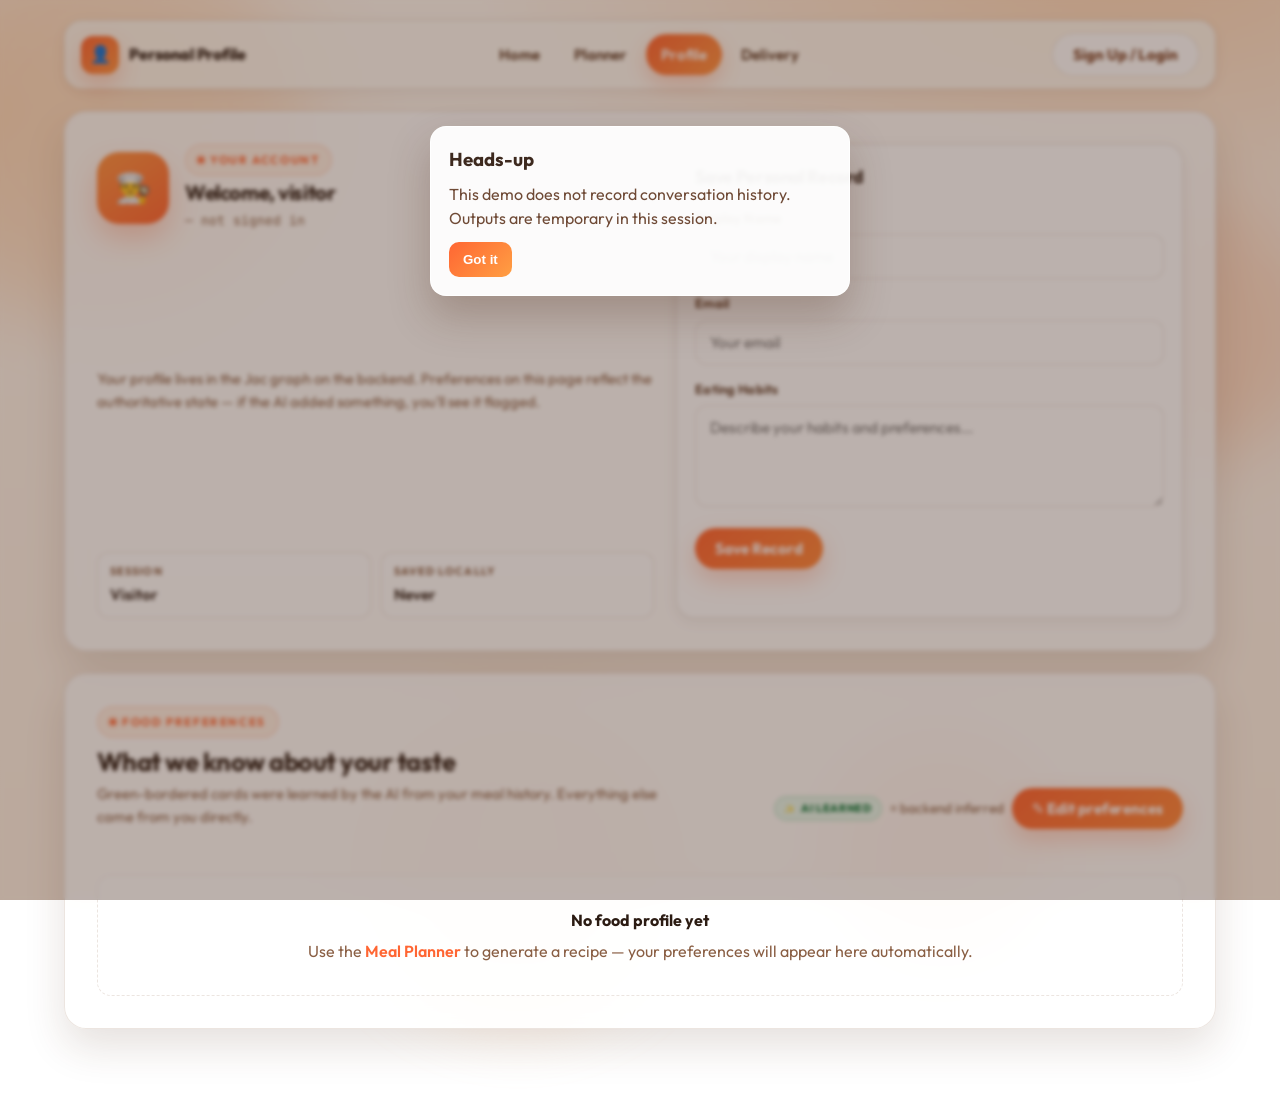
<file: profile.html>
<!DOCTYPE html>
<html lang="en">

<head>
  <meta charset="UTF-8" />
  <meta name="viewport" content="width=device-width, initial-scale=1.0" />
  <title>FoodVision AI | Profile</title>
  <link rel="preconnect" href="https://fonts.googleapis.com" />
  <link rel="preconnect" href="https://fonts.gstatic.com" crossorigin />
  <link href="https://fonts.googleapis.com/css2?family=Outfit:wght@300;400;500;600;700;800&family=JetBrains+Mono:wght@400;600&display=swap"
    rel="stylesheet" />
  <link rel="stylesheet" href="theme.css" />
  <style>
    .profile-head {
      display: grid;
      grid-template-columns: 1.1fr 1fr;
      gap: 22px;
      align-items: stretch;
    }

    .profile-identity {
      display: flex;
      flex-direction: column;
      justify-content: space-between;
      gap: 14px;
    }

    .identity-top {
      display: flex;
      align-items: center;
      gap: 16px;
    }

    .avatar {
      width: 72px;
      height: 72px;
      border-radius: 22px;
      display: grid;
      place-items: center;
      font-size: 1.8rem;
      background: linear-gradient(145deg, var(--accent-2), var(--accent));
      color: #fff;
      box-shadow: 0 14px 28px rgba(255, 102, 51, 0.28);
      flex-shrink: 0;
    }

    .identity-text h2 {
      margin: 0 0 3px;
      font-size: 1.3rem;
    }

    .identity-text .handle {
      font-family: "JetBrains Mono", monospace;
      font-size: 0.82rem;
      color: var(--muted);
    }

    .identity-meta {
      display: grid;
      grid-template-columns: repeat(2, 1fr);
      gap: 10px;
      margin-top: 2px;
    }

    .meta-chip {
      background: rgba(255, 255, 255, 0.75);
      border: 1px solid var(--line);
      border-radius: 12px;
      padding: 10px 12px;
    }

    .meta-chip .k {
      font-size: 0.68rem;
      font-weight: 700;
      color: var(--muted);
      text-transform: uppercase;
      letter-spacing: 0.1em;
      margin-bottom: 3px;
    }

    .meta-chip .v {
      font-size: 0.96rem;
      color: #2b1b12;
      font-weight: 600;
    }

    .field {
      margin-bottom: 14px;
    }

    .field label {
      display: block;
      font-size: 0.82rem;
      font-weight: 600;
      color: #5a3620;
      margin-bottom: 6px;
      letter-spacing: 0.01em;
    }

    .actions {
      display: flex;
      gap: 8px;
      flex-wrap: wrap;
      margin-top: 4px;
    }

    .pref-section {
      margin-top: 22px;
    }

    .pref-head {
      display: flex;
      justify-content: space-between;
      align-items: end;
      gap: 10px;
      flex-wrap: wrap;
      margin-bottom: 16px;
    }

    .pref-head h2 {
      margin: 4px 0 2px;
    }

    .pref-grid {
      display: grid;
      grid-template-columns: repeat(2, 1fr);
      gap: 12px;
    }

    .pref-card {
      position: relative;
      border-radius: 14px;
      background: var(--card-strong);
      border: 1px solid var(--line);
      padding: 14px 16px;
      box-shadow: var(--shadow-sm);
      transition: transform .18s ease, box-shadow .18s ease, border-color .18s ease;
    }

    .pref-card.learned {
      border-color: rgba(31, 157, 85, 0.28);
      background: linear-gradient(180deg, rgba(230, 247, 236, 0.4), #fff);
    }

    .pref-card:hover {
      transform: translateY(-2px);
      box-shadow: var(--shadow);
    }

    .pref-card .pref-label {
      display: flex;
      align-items: center;
      gap: 8px;
      flex-wrap: wrap;
      font-size: 0.72rem;
      color: #7a3d1f;
      text-transform: uppercase;
      letter-spacing: 0.08em;
      margin-bottom: 10px;
      font-weight: 700;
    }

    .pref-card .pref-value {
      font-size: 1rem;
      color: #2b1b12;
      font-weight: 600;
    }

    .pref-tags {
      display: flex;
      flex-wrap: wrap;
      gap: 6px;
    }

    .pref-tag {
      border-radius: 999px;
      padding: 5px 11px;
      font-size: 0.82rem;
      font-weight: 600;
      color: #7a3d1f;
      background: #fff1e5;
      border: 1px solid rgba(255, 102, 51, 0.14);
    }

    .pref-tag.none {
      color: var(--muted);
      background: rgba(255, 255, 255, 0.7);
      border-style: dashed;
    }

    .pref-empty {
      text-align: center;
      color: var(--muted);
      padding: 32px 24px;
      border: 1px dashed var(--line);
      border-radius: 14px;
      background: rgba(255, 255, 255, 0.6);
    }

    .pref-empty a {
      color: var(--accent);
      font-weight: 600;
      text-decoration: none;
    }

    .pref-empty a:hover { text-decoration: underline; }

    .legend {
      display: inline-flex;
      align-items: center;
      gap: 8px;
      font-size: 0.85rem;
      color: var(--muted);
    }

    .pref-actions {
      display: flex;
      gap: 8px;
      flex-wrap: wrap;
      align-items: center;
    }

    .pref-edit-input {
      width: 100%;
      box-sizing: border-box;
      padding: 8px 10px;
      font: inherit;
      font-size: 0.92rem;
      border-radius: 10px;
      border: 1px solid var(--line);
      background: #fff;
      color: #2b1b12;
      outline: none;
      transition: border-color .15s ease, box-shadow .15s ease;
    }

    .pref-edit-input:focus {
      border-color: var(--accent);
      box-shadow: 0 0 0 3px rgba(255, 102, 51, 0.12);
    }

    .pref-edit-hint {
      margin-top: 6px;
      font-size: 0.72rem;
      color: var(--muted);
    }

    @media (max-width: 860px) {
      .profile-head { grid-template-columns: 1fr; }
      .pref-grid { grid-template-columns: 1fr; }
      .identity-meta { grid-template-columns: 1fr; }
    }
  </style>
</head>

<body>
  <div class="bg-orbs" aria-hidden="true">
    <div class="orb"></div>
    <div class="orb"></div>
    <div class="orb"></div>
    <div class="orb"></div>
  </div>

  <div class="page">
    <header class="topbar">
      <div class="brand">
        <div class="brand-badge">👤</div>
        <div>Personal Profile</div>
      </div>
      <nav class="nav-links">
        <a class="nav-link" href="index.html">Home</a>
        <a class="nav-link" href="calories.html">Planner</a>
        <a class="nav-link active" href="profile.html">Profile</a>
        <a class="nav-link" href="delivery.html">Delivery</a>
      </nav>
      <button id="topAuthBtn" class="ghost-btn">Sign Up / Login</button>
    </header>

    <section class="panel profile-head">
      <div class="profile-identity">
        <div class="identity-top">
          <div class="avatar">👨‍🍳</div>
          <div class="identity-text">
            <span class="eyebrow">Your account</span>
            <h2 id="welcomeText">Welcome</h2>
            <div class="handle" id="handleText">— not signed in</div>
          </div>
        </div>
        <p class="hint" style="margin:0;">
          Your profile lives in the Jac graph on the backend. Preferences on this page reflect
          the authoritative state — if the AI added something, you'll see it flagged.
        </p>
        <div class="identity-meta">
          <div class="meta-chip">
            <div class="k">Session</div>
            <div class="v" id="sessionV">Visitor</div>
          </div>
          <div class="meta-chip">
            <div class="k">Saved locally</div>
            <div class="v" id="updatedV">Never</div>
          </div>
        </div>
      </div>

      <div class="card">
        <h3 style="margin-top:0;">Save Personal Record</h3>
        <div class="field">
          <label for="displayName">Display Name</label>
          <input id="displayName" class="input" type="text" placeholder="Your display name" />
        </div>
        <div class="field">
          <label for="email">Email</label>
          <input id="email" class="input" type="email" placeholder="Your email" />
        </div>
        <div class="field">
          <label for="habits">Eating Habits</label>
          <textarea id="habits" rows="4" placeholder="Describe your habits and preferences..."></textarea>
        </div>
        <div class="actions">
          <button id="saveBtn" class="pill-btn">Save Record</button>
        </div>
        <div id="status" class="status" style="margin-top:10px;"></div>
      </div>
    </section>

    <section class="panel pref-section">
      <div class="pref-head">
        <div>
          <span class="eyebrow">Food preferences</span>
          <h2>What we know about your taste</h2>
          <p class="hint" style="margin:0; max-width:56ch;">
            Green-bordered cards were learned by the AI from your meal history. Everything else
            came from you directly.
          </p>
        </div>
        <div class="pref-actions">
          <div class="legend">
            <span class="learned-pill">AI learned</span>
            <span>= backend inferred</span>
          </div>
          <button id="editPrefsBtn" class="pill-btn" type="button">✎ Edit preferences</button>
          <button id="savePrefsBtn" class="pill-btn" type="button" style="display:none;">Save</button>
          <button id="cancelPrefsBtn" class="ghost-btn" type="button" style="display:none;">Cancel</button>
        </div>
      </div>
      <div id="prefStatus" class="status" style="margin-bottom:10px;"></div>
      <div id="prefContent">
        <div class="pref-empty">
          <strong style="display:block; margin-bottom:6px; color:#2b1b12;">No food profile yet</strong>
          <span>Use the <a href="calories.html">Meal Planner</a> to generate a recipe — your preferences will appear here automatically.</span>
        </div>
      </div>
    </section>

  </div>

  <script src="auth.js"></script>
  <script src="login-modal.js"></script>
  <script>
    (function () {
      var user = FoodAuth.getUser();
      var welcomeText = document.getElementById("welcomeText");
      var handleText = document.getElementById("handleText");
      var sessionV = document.getElementById("sessionV");
      var updatedV = document.getElementById("updatedV");
      var displayName = document.getElementById("displayName");
      var email = document.getElementById("email");
      var habits = document.getElementById("habits");
      var saveBtn = document.getElementById("saveBtn");
      var status = document.getElementById("status");
      var editPrefsBtn   = document.getElementById("editPrefsBtn");
      var savePrefsBtn   = document.getElementById("savePrefsBtn");
      var cancelPrefsBtn = document.getElementById("cancelPrefsBtn");
      var prefStatus     = document.getElementById("prefStatus");
      var editMode = false;
      var authBinding = FoodAuth.wireTopbarAuth("topAuthBtn", refreshHeader);

      // Per-account localStorage keys — prevents one account from seeing
      // another account's form data / cached preferences on the same browser.
      function formCacheKey() { return FoodAuth.scopedKey("foodvision.profile.data"); }
      function prefsCacheKey() { return FoodAuth.scopedKey("foodvision.userProfile"); }

      FoodAuth.showNoHistoryPopup();

      function refreshHeader() {
        user = FoodAuth.getUser();
        if (!user) {
          welcomeText.textContent = "Welcome, visitor";
          handleText.textContent = "— not signed in";
          sessionV.textContent = "Visitor";
        } else {
          var who = user.email || user.phone || "Guest";
          welcomeText.textContent = "Welcome, " + who;
          handleText.textContent = user.mode === "guest" ? "Guest session" : user.mode === "phone" ? "Phone: " + user.phone : user.email;
          sessionV.textContent = user.mode === "guest" ? "Guest" : user.mode === "phone" ? "Phone sign-in" : "Email sign-in";
        }
      }

      function toggleEditable(enabled) {
        displayName.disabled = !enabled;
        email.disabled = !enabled;
        habits.disabled = !enabled;
        saveBtn.disabled = !enabled;
      }

      function setStatus(msg, type) {
        status.textContent = msg;
        status.className = "status" + (type ? " " + type : "");
      }

      function formatStamp(iso) {
        if (!iso) return "Never";
        try {
          var d = new Date(iso);
          return d.toLocaleString();
        } catch (e) { return "Saved"; }
      }

      function loadProfile() {
        var key = formCacheKey();
        if (!key) { updatedV.textContent = "Never"; return; }
        try {
          var p = JSON.parse(localStorage.getItem(key) || "null");
          if (!p) {
            // Fresh account on this browser — clear any lingering form fields.
            displayName.value = "";
            email.value = (user && user.email) || "";
            habits.value = "";
            updatedV.textContent = "Never";
            return;
          }
          displayName.value = p.displayName || "";
          email.value = p.email || ((user && user.email) || "");
          habits.value = p.habits || "";
          updatedV.textContent = formatStamp(p.updatedAt);
        } catch (err) { }
      }

      saveBtn.addEventListener("click", function () {
        var payload = {
          displayName: displayName.value.trim(),
          email: email.value.trim(),
          habits: habits.value.trim(),
          updatedAt: new Date().toISOString()
        };
        var key = formCacheKey();
        if (key) localStorage.setItem(key, JSON.stringify(payload));
        if (FoodAuth.getJwt()) {
          FoodAuth.apiCall("/function/update_profile", {
            display_name: payload.displayName,
            habits: payload.habits
          }, true);
        }
        updatedV.textContent = formatStamp(payload.updatedAt);
        setStatus("Profile saved.", "success");
      });

      refreshHeader();
      loadProfile();
      toggleEditable(true);
      // Render cached preferences first so the grid never flashes empty on refresh.
      loadFoodPrefs();

      // Then fetch authoritative profile from backend — but wait for the JWT
      // to actually be populated, since login is async and the modal may have
      // closed before the token arrived.
      function fetchBackendProfile() {
        FoodAuth.apiCall("/function/get_profile", {}, true).then(function (res) {
          if (res && res.ok && res.data && res.data.result) {
            var bp = res.data.result;
            if (bp.display_name && !displayName.value) displayName.value = bp.display_name;
            if (bp.habits && !habits.value) habits.value = bp.habits;
            var pk = prefsCacheKey();
            if (pk) localStorage.setItem(pk, JSON.stringify(bp));
            loadFoodPrefs();
          }
        }).catch(function () {});
      }

      if (FoodAuth.isAuthenticated()) {
        if (FoodAuth.getJwt()) {
          fetchBackendProfile();
        } else if (typeof FoodAuth.ready === "function") {
          FoodAuth.ready(4000).then(function (jwt) {
            if (jwt) fetchBackendProfile();
          });
        }
      }

      function renderEmptyPrefs() {
        var prefContent = document.getElementById("prefContent");
        prefContent.innerHTML =
          '<div class="pref-empty">' +
            '<strong style="display:block; margin-bottom:6px; color:#2b1b12;">No food profile yet</strong>' +
            '<span>Use the <a href="calories.html">Meal Planner</a> to generate a recipe — your preferences will appear here automatically.</span>' +
          '</div>';
      }

      var LIST_FIELDS_SPEC = [
        { field: "dietary_restrictions", label: "Dietary Restrictions" },
        { field: "allergies",           label: "Allergies" },
        { field: "cuisine_preferences", label: "Cuisine Preferences" },
        { field: "flavor_preferences",  label: "Flavor Preferences" },
        { field: "available_equipment", label: "Available Equipment" },
        { field: "nutritional_goals",   label: "Nutritional Goals" },
        { field: "disliked_foods",      label: "Disliked Foods" }
      ];
      var SKILL_OPTIONS = ["Beginner", "Intermediate", "Advanced", "Expert"];

      function setPrefStatus(msg, type) {
        prefStatus.textContent = msg || "";
        prefStatus.className = "status" + (type ? " " + type : "");
      }

      function updateEditControls() {
        editPrefsBtn.style.display   = editMode ? "none" : "inline-block";
        savePrefsBtn.style.display   = editMode ? "inline-block" : "none";
        cancelPrefsBtn.style.display = editMode ? "inline-block" : "none";
      }

      function getFoodPrefs() {
        var pk = prefsCacheKey();
        var raw = pk ? localStorage.getItem(pk) : null;
        if (!raw) return null;
        try { return JSON.parse(raw); } catch (e) { return null; }
      }

      function escAttr(s) {
        return String(s == null ? "" : s)
          .replace(/&/g, "&amp;").replace(/"/g, "&quot;")
          .replace(/</g, "&lt;").replace(/>/g, "&gt;");
      }

      function renderEditCard(field, label, value, isList, learnedSet) {
        var isLearned = !!learnedSet[field];
        var learnedBadge = isLearned ? '<span class="learned-pill">AI learned</span>' : '';
        var learnedCls   = isLearned ? ' learned' : '';
        var body;
        if (isList) {
          var joined = (value || []).join(", ");
          var hint = isLearned
            ? 'Your edits override the AI-inferred value. Separate with commas.'
            : 'Separate multiple values with commas.';
          body = '<input id="edit_' + field + '" class="pref-edit-input" type="text" value="' + escAttr(joined) + '" placeholder="e.g. Korean, Italian" />' +
                 '<div class="pref-edit-hint">' + hint + '</div>';
        } else {
          var current = value || "Intermediate";
          var opts = SKILL_OPTIONS.map(function (o) {
            return '<option value="' + escAttr(o) + '"' + (o === current ? " selected" : "") + '>' + escAttr(o) + '</option>';
          }).join("");
          body = '<select id="edit_' + field + '" class="pref-edit-input">' + opts + '</select>';
        }
        return '<div class="pref-card' + learnedCls + '">' +
          '<div class="pref-label">' + label + learnedBadge + '</div>' +
          body + '</div>';
      }

      function loadFoodPrefs() {
        var prefContent = document.getElementById("prefContent");
        var fp = getFoodPrefs();

        if (editMode) {
          var source = fp || {};
          var learnedSetE = {};
          (source.ai_learned_fields || []).forEach(function (k) { learnedSetE[k] = true; });
          var editCards = LIST_FIELDS_SPEC.map(function (s) {
            return renderEditCard(s.field, s.label, source[s.field], true, learnedSetE);
          });
          editCards.splice(4, 0, renderEditCard("cooking_skill_level", "Cooking Skill Level", source.cooking_skill_level, false, learnedSetE));
          prefContent.innerHTML = '<div class="pref-grid">' + editCards.join("") + '</div>';
          updateEditControls();
          return;
        }

        if (!fp) { renderEmptyPrefs(); updateEditControls(); return; }

        var learnedSet = {};
        (fp.ai_learned_fields || []).forEach(function (k) { learnedSet[k] = true; });

        function learnedBadge(field) { return learnedSet[field] ? '<span class="learned-pill">AI learned</span>' : ''; }
        function learnedClass(field) { return learnedSet[field] ? ' learned' : ''; }
        function tagsHtml(arr) {
          if (!arr || !arr.length) return '<span class="pref-tag none">None</span>';
          return arr.map(function (v) { return '<span class="pref-tag">' + v + '</span>'; }).join('');
        }
        function card(field, label, value, isTags) {
          var inner = isTags
            ? '<div class="pref-tags">' + tagsHtml(value) + '</div>'
            : '<div class="pref-value">' + (value || 'Unknown') + '</div>';
          return '<div class="pref-card' + learnedClass(field) + '">' +
            '<div class="pref-label">' + label + learnedBadge(field) + '</div>' +
            inner + '</div>';
        }

        prefContent.innerHTML = '<div class="pref-grid">' + [
          card("dietary_restrictions", "Dietary Restrictions", fp.dietary_restrictions, true),
          card("allergies", "Allergies", fp.allergies, true),
          card("cuisine_preferences", "Cuisine Preferences", fp.cuisine_preferences, true),
          card("flavor_preferences", "Flavor Preferences", fp.flavor_preferences, true),
          card("cooking_skill_level", "Cooking Skill Level", fp.cooking_skill_level, false),
          card("available_equipment", "Available Equipment", fp.available_equipment, true),
          card("nutritional_goals", "Nutritional Goals", fp.nutritional_goals, true),
          card("disliked_foods", "Disliked Foods", fp.disliked_foods, true)
        ].join('') + '</div>';

        updateEditControls();
      }

      function parseListInput(val) {
        return String(val || "")
          .split(",")
          .map(function (s) { return s.trim(); })
          .filter(function (s) { return s.length > 0; });
      }

      editPrefsBtn.addEventListener("click", function () {
        if (!FoodAuth.isAuthenticated()) {
          setPrefStatus("Sign in to edit your preferences.", "error");
          return;
        }
        editMode = true;
        setPrefStatus("");
        loadFoodPrefs();
      });

      cancelPrefsBtn.addEventListener("click", function () {
        editMode = false;
        setPrefStatus("");
        loadFoodPrefs();
      });

      savePrefsBtn.addEventListener("click", function () {
        if (!FoodAuth.isAuthenticated()) {
          setPrefStatus("Sign in to save preferences.", "error");
          return;
        }
        var before = getFoodPrefs() || {};
        var payload = {};
        var clearedFields = [];
        LIST_FIELDS_SPEC.forEach(function (s) {
          var el = document.getElementById("edit_" + s.field);
          if (!el) return;
          var next = parseListInput(el.value);
          var prev = Array.isArray(before[s.field]) ? before[s.field] : [];
          // Backend treats [] as "no change", so warn the user if they tried to clear.
          if (next.length === 0 && prev.length > 0) {
            clearedFields.push(s.label);
          } else if (next.length > 0) {
            payload[s.field] = next;
          }
        });
        var skillEl = document.getElementById("edit_cooking_skill_level");
        if (skillEl && skillEl.value) payload.cooking_skill_level = skillEl.value;

        if (clearedFields.length) {
          setPrefStatus("Keep at least one value for: " + clearedFields.join(", "), "error");
          return;
        }

        savePrefsBtn.disabled = true;
        setPrefStatus("Saving…");

        function describeErr(res) {
          if (!res) return "no response from server";
          if (res.error) {
            if (typeof res.error === "string") return res.error;
            if (res.error.message) return res.error.message;
            if (res.error.code)    return res.error.code;
          }
          return "server rejected update";
        }

        FoodAuth.apiCall("/function/update_profile", payload, true).then(function (res) {
          console.log("update_profile response:", res);
          if (!res || res.ok === false) {
            var msg = describeErr(res);
            if (/UNAUTHORIZED|401/i.test(msg)) {
              throw new Error("session expired — please sign in again");
            }
            throw new Error(msg);
          }
          return FoodAuth.apiCall("/function/get_profile", {}, true);
        }).then(function (res) {
          console.log("get_profile response:", res);
          var bp = res && res.data && res.data.result;
          if (bp) {
            var pk = prefsCacheKey();
            if (pk) localStorage.setItem(pk, JSON.stringify(bp));
          }
          editMode = false;
          savePrefsBtn.disabled = false;
          loadFoodPrefs();
          setPrefStatus("Preferences updated.", "success");
        }).catch(function (err) {
          console.error("save prefs failed:", err);
          savePrefsBtn.disabled = false;
          setPrefStatus("Could not save preferences: " + (err && err.message ? err.message : "unknown error"), "error");
        });
      });

      if (authBinding && typeof authBinding.refresh === "function") {
        authBinding.refresh();
      }
    })();
  </script>
</body>

</html>
</file>
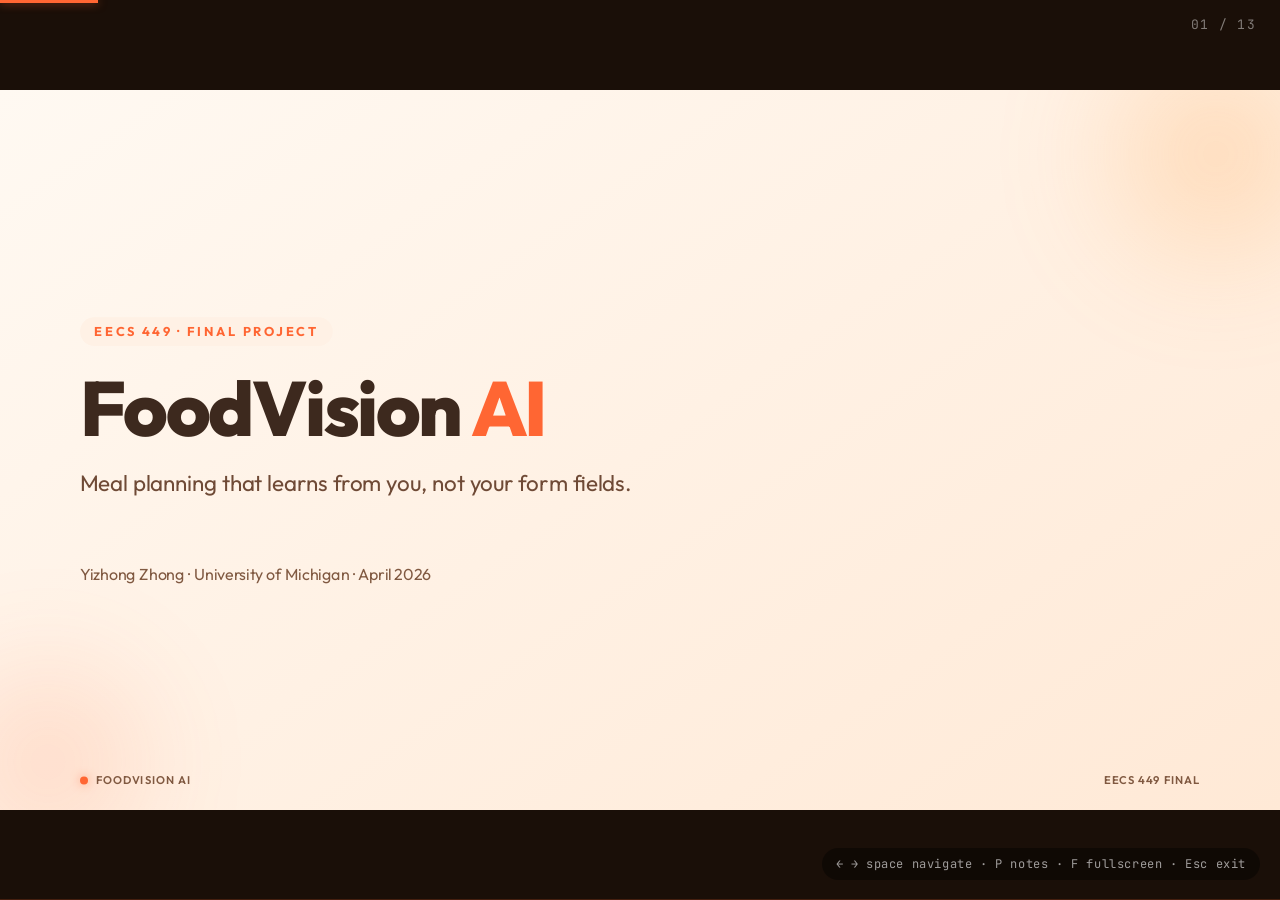
<file: docs/slides.html>
<!DOCTYPE html>
<html lang="en">
<head>
<meta charset="UTF-8" />
<meta name="viewport" content="width=device-width, initial-scale=1.0" />
<title>FoodVision AI — EECS 449 Final Presentation</title>
<link rel="preconnect" href="https://fonts.googleapis.com" />
<link rel="preconnect" href="https://fonts.gstatic.com" crossorigin />
<link href="https://fonts.googleapis.com/css2?family=Outfit:wght@300;400;500;600;700;800;900&family=JetBrains+Mono:wght@400;500&display=swap" rel="stylesheet" />
<style>
  :root {
    --orange: #ff6633;
    --orange-soft: #ff9f43;
    --cream: #fff9f2;
    --cream-warm: #ffe9d6;
    --ink: #3d291e;
    --ink-soft: #6f4a36;
    --muted: #805941;
    --green: #1f9d55;
    --green-bg: #e6f4ea;
    --chip: #fff1e5;
  }

  * { box-sizing: border-box; }

  html, body {
    margin: 0;
    padding: 0;
    background: #1a0f08;
    font-family: 'Outfit', -apple-system, BlinkMacSystemFont, sans-serif;
    color: var(--ink);
    overflow: hidden;
    -webkit-font-smoothing: antialiased;
  }

  /* Stage = the fixed 1600x900 slide area, centered and scaled to fit viewport */
  .stage {
    position: fixed;
    top: 50%;
    left: 50%;
    width: 1600px;
    height: 900px;
    transform: translate(-50%, -50%);
    transform-origin: center center;
  }

  .slides {
    position: relative;
    width: 100%;
    height: 100%;
  }

  .slide {
    position: absolute;
    inset: 0;
    padding: 80px 100px;
    background: linear-gradient(145deg, var(--cream) 0%, var(--cream-warm) 100%);
    display: flex;
    flex-direction: column;
    justify-content: center;
    opacity: 0;
    transform: translateX(40px);
    transition: opacity .5s cubic-bezier(.2,.8,.2,1), transform .5s cubic-bezier(.2,.8,.2,1);
    pointer-events: none;
    overflow: hidden;
  }

  .slide.active {
    opacity: 1;
    transform: translateX(0);
    pointer-events: auto;
  }

  .slide.prev {
    transform: translateX(-40px);
  }

  /* Decorative orbs */
  .slide::before, .slide::after {
    content: '';
    position: absolute;
    border-radius: 999px;
    pointer-events: none;
    filter: blur(60px);
    opacity: .5;
  }
  .slide::before {
    width: 400px; height: 400px;
    background: radial-gradient(circle, rgba(255,159,67,.6), transparent 70%);
    top: -120px; right: -120px;
  }
  .slide::after {
    width: 360px; height: 360px;
    background: radial-gradient(circle, rgba(255,102,51,.4), transparent 70%);
    bottom: -120px; left: -120px;
  }

  /* Footer */
  .footer {
    position: absolute;
    bottom: 28px;
    left: 100px;
    right: 100px;
    display: flex;
    justify-content: space-between;
    align-items: center;
    font-size: 14px;
    color: var(--muted);
    letter-spacing: .08em;
    text-transform: uppercase;
    font-weight: 600;
    z-index: 3;
  }

  .footer .brand-mark {
    display: flex;
    align-items: center;
    gap: 10px;
  }
  .footer .brand-mark .dot {
    width: 10px; height: 10px;
    border-radius: 999px;
    background: var(--orange);
    box-shadow: 0 0 12px rgba(255,102,51,.5);
  }

  /* Slide content container stays above the orbs */
  .slide > .content {
    position: relative;
    z-index: 2;
    width: 100%;
    max-width: 1400px;
    margin: 0 auto;
  }

  /* Typography */
  .eyebrow {
    display: inline-block;
    font-size: 16px;
    font-weight: 700;
    letter-spacing: .2em;
    text-transform: uppercase;
    color: var(--orange);
    background: var(--chip);
    padding: 8px 18px;
    border-radius: 999px;
    margin-bottom: 30px;
  }

  h1.title {
    font-size: 96px;
    font-weight: 800;
    letter-spacing: -0.03em;
    line-height: 1.0;
    margin: 0 0 24px;
    color: var(--ink);
  }

  h1.title .accent {
    color: var(--orange);
  }

  h2.heading {
    font-size: 64px;
    font-weight: 800;
    letter-spacing: -0.02em;
    line-height: 1.05;
    margin: 0 0 40px;
    color: var(--ink);
  }

  h2.heading .accent { color: var(--orange); }

  p.sub {
    font-size: 28px;
    line-height: 1.5;
    color: var(--ink-soft);
    margin: 0 0 16px;
    max-width: 1100px;
  }

  p.fine {
    font-size: 20px;
    color: var(--muted);
    margin: 0;
  }

  /* Hook slide */
  .hook-lines {
    font-size: 110px;
    font-weight: 900;
    line-height: 1.05;
    letter-spacing: -0.04em;
    color: var(--ink);
  }
  .hook-lines .accent { color: var(--orange); }

  /* Pitch slide */
  .pitch {
    font-size: 88px;
    font-weight: 800;
    line-height: 1.1;
    letter-spacing: -0.03em;
    color: var(--ink);
  }
  .pitch .accent { color: var(--orange); }

  /* 3-card rows */
  .cards {
    display: grid;
    grid-template-columns: repeat(3, 1fr);
    gap: 28px;
    margin-top: 20px;
  }

  .card {
    background: rgba(255, 255, 255, .85);
    border: 1px solid rgba(255, 255, 255, .95);
    border-radius: 22px;
    padding: 32px 30px;
    box-shadow: 0 20px 40px rgba(80,40,20,.08);
    backdrop-filter: blur(8px);
  }

  .card .step-num {
    font-size: 15px;
    font-weight: 800;
    letter-spacing: .2em;
    color: var(--orange);
    margin-bottom: 10px;
  }

  .card h3 {
    font-size: 32px;
    font-weight: 700;
    margin: 0 0 14px;
    color: var(--ink);
    letter-spacing: -0.01em;
  }

  .card p {
    font-size: 20px;
    line-height: 1.5;
    color: var(--ink-soft);
    margin: 0;
  }

  /* Quote block */
  blockquote.ai-prompt {
    margin: 0 0 36px;
    padding: 36px 40px;
    border-left: 6px solid var(--orange);
    background: rgba(255, 255, 255, .7);
    border-radius: 0 18px 18px 0;
    font-size: 30px;
    font-family: 'JetBrains Mono', monospace;
    line-height: 1.45;
    color: var(--ink);
    font-style: normal;
    font-weight: 400;
  }

  blockquote.ai-prompt strong {
    color: var(--orange);
    font-weight: 700;
  }

  /* Architecture diagram */
  .arch {
    font-family: 'JetBrains Mono', monospace;
    font-size: 22px;
    line-height: 1.5;
    color: var(--ink);
    background: rgba(255, 255, 255, .75);
    border-radius: 18px;
    padding: 32px 40px;
    white-space: pre;
    margin: 10px 0 24px;
    box-shadow: 0 14px 28px rgba(80,40,20,.08);
  }

  /* Demo "watch for" list */
  .watchfor {
    list-style: none;
    padding: 0;
    margin: 0;
    display: grid;
    gap: 20px;
  }
  .watchfor li {
    font-size: 32px;
    font-weight: 600;
    color: var(--ink);
    display: flex;
    align-items: center;
    gap: 24px;
  }
  .watchfor li .n {
    font-size: 22px;
    font-weight: 800;
    color: var(--orange);
    background: var(--chip);
    width: 52px;
    height: 52px;
    border-radius: 999px;
    display: grid;
    place-items: center;
    flex-shrink: 0;
    letter-spacing: 0;
  }

  /* Big number recap */
  .big-numbers {
    display: grid;
    grid-template-columns: repeat(3, 1fr);
    gap: 36px;
  }
  .big-numbers .num {
    text-align: center;
  }
  .big-numbers .num .val {
    font-size: 180px;
    font-weight: 900;
    color: var(--orange);
    line-height: 1;
    letter-spacing: -0.05em;
  }
  .big-numbers .num .lbl {
    font-size: 24px;
    color: var(--ink-soft);
    margin-top: 16px;
    line-height: 1.4;
    max-width: 360px;
    margin-left: auto;
    margin-right: auto;
  }

  /* AI-learned pill */
  .learned-pill {
    display: inline-block;
    font-size: .55em;
    font-weight: 700;
    color: var(--green);
    background: var(--green-bg);
    padding: 4px 14px;
    border-radius: 999px;
    vertical-align: middle;
    margin-left: 10px;
    letter-spacing: .06em;
    text-transform: uppercase;
  }

  /* Landing page "switch to browser" slide */
  .switch-card {
    display: flex;
    flex-direction: column;
    align-items: center;
    justify-content: center;
    gap: 20px;
    margin-top: 40px;
  }

  .switch-card .arrow {
    font-size: 140px;
    color: var(--orange);
    line-height: 1;
  }

  .switch-card .url {
    font-family: 'JetBrains Mono', monospace;
    font-size: 48px;
    background: rgba(255, 255, 255, .9);
    padding: 20px 40px;
    border-radius: 16px;
    border: 2px dashed var(--orange);
    color: var(--ink);
    font-weight: 500;
  }

  /* Thanks slide */
  .meta {
    display: grid;
    gap: 20px;
    margin: 40px 0 20px;
  }
  .meta-row {
    display: flex;
    align-items: baseline;
    gap: 24px;
    font-size: 26px;
  }
  .meta-row .k {
    font-weight: 700;
    color: var(--orange);
    min-width: 140px;
    letter-spacing: .02em;
  }
  .meta-row .v {
    color: var(--ink);
    font-family: 'JetBrains Mono', monospace;
    font-size: 22px;
  }

  .questions {
    font-size: 120px;
    font-weight: 900;
    letter-spacing: -0.04em;
    color: var(--orange);
    margin-top: 40px;
  }

  /* Controls */
  .controls {
    position: fixed;
    bottom: 20px;
    right: 20px;
    display: flex;
    gap: 8px;
    z-index: 100;
    font-size: 12px;
    color: rgba(255, 255, 255, .6);
    background: rgba(0,0,0,.4);
    padding: 8px 14px;
    border-radius: 999px;
    font-family: 'JetBrains Mono', monospace;
    letter-spacing: .05em;
  }

  .progress {
    position: fixed;
    top: 0; left: 0;
    height: 3px;
    background: var(--orange);
    transition: width .4s ease;
    z-index: 100;
    box-shadow: 0 0 10px rgba(255,102,51,.6);
  }

  .counter {
    position: fixed;
    top: 16px;
    right: 24px;
    color: rgba(255,255,255,.45);
    font-family: 'JetBrains Mono', monospace;
    font-size: 13px;
    letter-spacing: .1em;
    z-index: 100;
  }

  /* Speaker notes */
  .notes-panel {
    position: fixed;
    bottom: 0;
    left: 0;
    right: 0;
    max-height: 40vh;
    background: rgba(20, 10, 5, .96);
    color: #eee;
    padding: 20px 40px 30px;
    overflow-y: auto;
    border-top: 2px solid var(--orange);
    transform: translateY(100%);
    transition: transform .35s ease;
    z-index: 200;
    font-size: 15px;
    line-height: 1.6;
  }
  .notes-panel.visible { transform: translateY(0); }
  .notes-panel h4 {
    color: var(--orange);
    margin: 0 0 10px;
    font-size: 13px;
    letter-spacing: .1em;
    text-transform: uppercase;
  }
  .notes-panel .notes-content {
    white-space: pre-wrap;
    font-family: 'Outfit', sans-serif;
    color: #ddd;
  }
  .notes-panel .notes-content strong { color: #ffb380; }

  /* Print export: one slide per page */
  @media print {
    html, body { background: white; overflow: visible; }
    .stage { position: static; transform: none; width: 1600px; height: 900px; margin: 0 auto; }
    .slides { position: static; }
    .slide {
      position: relative;
      opacity: 1 !important;
      transform: none !important;
      page-break-after: always;
      box-shadow: none;
    }
    .controls, .counter, .progress, .notes-panel { display: none; }
  }

  /* Subtle entry animations for content inside active slide */
  .slide.active .content > * {
    animation: fadeUp .6s cubic-bezier(.2,.8,.2,1) both;
  }
  .slide.active .content > *:nth-child(2) { animation-delay: .08s; }
  .slide.active .content > *:nth-child(3) { animation-delay: .16s; }
  .slide.active .content > *:nth-child(4) { animation-delay: .24s; }
  .slide.active .content > *:nth-child(5) { animation-delay: .32s; }

  @keyframes fadeUp {
    from { opacity: 0; transform: translateY(16px); }
    to { opacity: 1; transform: translateY(0); }
  }

  /* Arrow pulse for landing-page slide */
  @keyframes arrowBounce {
    0%, 100% { transform: translateY(0); }
    50% { transform: translateY(14px); }
  }
  .switch-card .arrow { animation: arrowBounce 1.8s ease-in-out infinite; }
</style>
</head>
<body>

<div class="progress" id="progress"></div>
<div class="counter" id="counter">01 / 13</div>

<div class="stage" id="stage">
  <div class="slides" id="slides">

    <!-- 1. Title -->
    <section class="slide" data-notes="Keep this short. Say your name, one sentence: 'A meal planner that takes a photo and recommends a recipe, and learns your taste from what you've cooked.'">
      <div class="content">
        <span class="eyebrow">EECS 449 · Final Project</span>
        <h1 class="title">FoodVision <span class="accent">AI</span></h1>
        <p class="sub">Meal planning that learns from you, not your form fields.</p>
        <p class="fine" style="margin-top: 80px;">Yizhong Zhong · University of Michigan · April 2026</p>
      </div>
      <div class="footer">
        <div class="brand-mark"><span class="dot"></span>FoodVision AI</div>
        <div>EECS 449 Final</div>
      </div>
    </section>

    <!-- 2. Hook -->
    <section class="slide" data-notes="This is the hook. Pause after each line. Almost everyone in the room has had this exact moment. Don't explain it — let it land. Then pivot: 'Two things happen next. Either you Google quick dinner ideas and get the same 10 generic recipes everyone gets, or you order takeout. Neither uses what's in your fridge, and neither knows anything about you.'">
      <div class="content">
        <div class="hook-lines">
          It's 7pm.<br/>
          You open the fridge.<br/>
          <span class="accent">You don't know what to make.</span>
        </div>
      </div>
      <div class="footer">
        <div class="brand-mark"><span class="dot"></span>The problem</div>
        <div>02 · The fridge moment</div>
      </div>
    </section>

    <!-- 3. The options today -->
    <section class="slide" data-notes="Three failure modes. Paraphrase, don't read. Key line: 'Every food app is stuck between too generic to be useful and too much setup to actually use. And none of them update once they think they know you. You told some app you liked Italian two years ago; it still thinks that's all you eat.'">
      <div class="content">
        <h2 class="heading">The options today <span class="accent">all fail.</span></h2>
        <div class="cards">
          <div class="card">
            <div class="step-num">OPTION 01</div>
            <h3>Google it</h3>
            <p>Same 10 recipes everyone else sees. Doesn't know you, doesn't know your fridge.</p>
          </div>
          <div class="card">
            <div class="step-num">OPTION 02</div>
            <h3>Personalized apps</h3>
            <p>40-field profile before your first meal. Almost nobody finishes onboarding.</p>
          </div>
          <div class="card">
            <div class="step-num">OPTION 03</div>
            <h3>The "smart" ones</h3>
            <p>Learn once, then freeze. Tell it you like Italian in 2024, it still thinks so in 2026.</p>
          </div>
        </div>
      </div>
      <div class="footer">
        <div class="brand-mark"><span class="dot"></span>The gap</div>
        <div>03 · Why meal apps fail</div>
      </div>
    </section>

    <!-- 4. Pitch -->
    <section class="slide" data-notes="The pitch, said slowly: 'Take a photo. Get a recipe. It's tailored to what the AI sees AND what it has learned about you from every meal you've cooked. The key word is learned — the app starts with zero knowledge about you and gets smarter every time you use it.'">
      <div class="content">
        <span class="eyebrow">The pitch</span>
        <div class="pitch">
          Photo in.<br/>
          Recipe out.<br/>
          <span class="accent">Profile builds itself.</span>
        </div>
        <p class="sub" style="margin-top: 40px;">No form. No onboarding. The settings page fills itself in as you cook.</p>
      </div>
      <div class="footer">
        <div class="brand-mark"><span class="dot"></span>The solution</div>
        <div>04 · FoodVision AI</div>
      </div>
    </section>

    <!-- 5. Three moments -->
    <section class="slide" data-notes="Three loops. The punchline is moment 3: the profile is a side effect of using the app, not a prerequisite for using it. Drive this home: 'You never open a settings page. The settings page fills itself in.'">
      <div class="content">
        <h2 class="heading">Three moments, every time you cook.</h2>
        <div class="cards">
          <div class="card">
            <div class="step-num">STEP 01</div>
            <h3>Photo in, recipe out</h3>
            <p>Qwen3-VL-32B reads your fridge. You get a dish, prep steps, and nutrition tailored to your current profile.</p>
          </div>
          <div class="card">
            <div class="step-num">STEP 02</div>
            <h3>Memory</h3>
            <p>Last 14 days of meals feed into the next prompt. The AI stops repeating and starts noticing patterns.</p>
          </div>
          <div class="card">
            <div class="step-num">STEP 03</div>
            <h3>Quiet learning</h3>
            <p>Cooked Korean three times? Korean appears in your profile. You never typed it.</p>
          </div>
        </div>
      </div>
      <div class="footer">
        <div class="brand-mark"><span class="dot"></span>How it learns</div>
        <div>05 · Three moments</div>
      </div>
    </section>

    <!-- 6. Landing page — switch to browser -->
    <section class="slide" data-notes="Do NOT describe the landing page from a slide. Alt-tab to the real browser on localhost:3000.

Things to point at on camera, in order:
1. Hero headline — same sentence that opened the talk.
2. Mock conversation on the right — previews the learning loop before the demo.
3. 'How it learns' strip — three steps mirror the previous slide.
4. Single primary CTA 'Start Planning →' — click to transition into the demo.

Keep under 30 seconds.">
      <div class="content" style="text-align: center;">
        <span class="eyebrow">Live demo</span>
        <h2 class="heading" style="text-align: center;">Let's look at the product.</h2>
        <div class="switch-card">
          <div class="arrow">↓</div>
          <div class="url">localhost:3000</div>
          <p class="fine" style="margin-top: 20px;">Switch to browser</p>
        </div>
      </div>
      <div class="footer">
        <div class="brand-mark"><span class="dot"></span>Landing page</div>
        <div>06 · See it live</div>
      </div>
    </section>

    <!-- 7. How it works -->
    <section class="slide" data-notes="One diagram. Don't walk through arrows one by one. Just say: 'Browser talks to a Jac backend. Jac talks to Qwen3-VL. The backend stores your profile and meal history as a graph, one subgraph per user. JWT auth.'">
      <div class="content">
        <h2 class="heading">How it works.</h2>
        <div class="arch">┌──────────────┐   image    ┌─────────────────┐
│   Browser    │──────────▶│   Jac backend   │
│ (HTML / JS)  │  profile   │   (Jaseci)      │
│              │◀──────────│   graph + auth  │
└──────────────┘  recipe    └────────┬────────┘
       ▲                             │
       │                             ▼
       │                     ┌─────────────────┐
       │    learned prefs    │  Qwen3-VL-32B   │
       └─────────────────────│  (OpenRouter)   │
                             └─────────────────┘</div>
        <p class="sub">Jac handles auth, per-user graph storage, and AI proxying. Browser stays thin.</p>
      </div>
      <div class="footer">
        <div class="brand-mark"><span class="dot"></span>Architecture</div>
        <div>07 · Under the hood</div>
      </div>
    </section>

    <!-- 8. Learning loop -->
    <section class="slide" data-notes="The novel part. Two things to drive home:
1. Additive-only = a bad inference can't erase a user's real preferences.
2. Provenance (ai_learned_fields) is what lets the UI honestly say 'this came from you' vs 'this came from the AI'. Without it, a badge would be a lie.">
      <div class="content">
        <h2 class="heading">The learning loop.</h2>
        <blockquote class="ai-prompt">
"Here's the profile. Here are their recent meals.<br/>
Suggest <strong>additive</strong> updates based on patterns."
        </blockquote>
        <div class="cards" style="grid-template-columns: 1fr 1fr;">
          <div class="card">
            <div class="step-num">SAFETY</div>
            <h3>Additive-only</h3>
            <p>The AI can add to a user's preferences. It can never delete what the user set.</p>
          </div>
          <div class="card">
            <div class="step-num">HONESTY</div>
            <h3>Provenance tracking</h3>
            <p>Every learned field is tagged. The Profile page shows which preferences came from you <span class="learned-pill">AI learned</span> vs. from the AI.</p>
          </div>
        </div>
      </div>
      <div class="footer">
        <div class="brand-mark"><span class="dot"></span>The novel bit</div>
        <div>08 · Learning loop</div>
      </div>
    </section>

    <!-- 9. Demo -->
    <section class="slide" data-notes="Four-minute live demo. Follow docs/demo_plan.md segments A through E.

Before starting: incognito browser, backend terminal visible on the right, 4 food images on the desktop.

Key moments to narrate:
- Segment A (first generation): 'That generating animation — real API call, not a cached template.'
- Segment B (after third Korean meal): 'Watch the chat bubble — backend just told me it learned cuisine preferences. I never typed Korean.'
- Segment C (fourth generation, cuisine-agnostic image): 'I uploaded a plain bowl of rice and said surprise me. The suggestion still leans Korean. The profile is driving it now.'
- Segment D (profile page): 'Green pills on Cuisine + Flavor. If I set those manually, the badge wouldn't be there.'
- Segment E (log out, log back in): 'Fresh session. Same account. Still learned. That's the graph, not localStorage.'

If it breaks: have a pre-recorded 90s backup. Say 'Live demos are fragile — here's the same flow from last night.'">
      <div class="content">
        <span class="eyebrow">~ 4 minutes</span>
        <h2 class="heading">Demo — watch for four things.</h2>
        <ul class="watchfor">
          <li><span class="n">1</span>Real AI calls. No cached responses.</li>
          <li><span class="n">2</span>Three Korean meals. Zero preferences typed.</li>
          <li><span class="n">3</span>A fourth generation with no cuisine hint still leans Korean.</li>
          <li><span class="n">4</span>Log out, log back in — learned preferences are still there.</li>
        </ul>
      </div>
      <div class="footer">
        <div class="brand-mark"><span class="dot"></span>Live demo</div>
        <div>09 · Watch this</div>
      </div>
    </section>

    <!-- 10. What you just saw -->
    <section class="slide" data-notes="Recap as three numbers, tie each to a demo moment: 'Four generations — four OpenRouter round-trips you watched in the network tab. Zero fields — the profile built itself. One graph — persisted server-side, same pills after re-login.' Skip if the demo ran long.">
      <div class="content">
        <h2 class="heading" style="text-align:center; margin-bottom: 80px;">What you just saw.</h2>
        <div class="big-numbers">
          <div class="num">
            <div class="val">4</div>
            <div class="lbl">real AI calls to Qwen3-VL-32B, no cached responses</div>
          </div>
          <div class="num">
            <div class="val">0</div>
            <div class="lbl">preference fields typed by hand</div>
          </div>
          <div class="num">
            <div class="val">1</div>
            <div class="lbl">learned profile, persisted across logout / login</div>
          </div>
        </div>
      </div>
      <div class="footer">
        <div class="brand-mark"><span class="dot"></span>Recap</div>
        <div>10 · What you just saw</div>
      </div>
    </section>

    <!-- 11. What was hard -->
    <section class="slide" data-notes="Honest engineering story. The overwrite bug is the interesting one — we shipped it last week thinking it worked (empty-profile test users masked it), and only found it when a reviewer asked 'what happens if cuisine_preferences isn't empty?' Fix was a case-insensitive union-dedupe in the backend plus a prompt change asking the model to return just new items.">
      <div class="content">
        <h2 class="heading">What was hard.</h2>
        <div class="cards">
          <div class="card">
            <div class="step-num">ISSUE 01</div>
            <h3>Cross-request visibility</h3>
            <p>Jac writes in one request weren't visible to queries in the next. Fix: pass the data explicitly instead of querying the graph.</p>
          </div>
          <div class="card">
            <div class="step-num">ISSUE 02</div>
            <h3>AI output reliability</h3>
            <p>Qwen3-VL sometimes emits broken JSON — trailing commas, <code>&lt;think&gt;</code> tags. Fix: a four-layer fallback parser.</p>
          </div>
          <div class="card">
            <div class="step-num">ISSUE 03</div>
            <h3>The overwrite bug</h3>
            <p>First merge clobbered existing preferences. Caught in code review, not QA. Fix: case-insensitive union-dedupe.</p>
          </div>
        </div>
      </div>
      <div class="footer">
        <div class="brand-mark"><span class="dot"></span>Engineering</div>
        <div>11 · What was hard</div>
      </div>
    </section>

    <!-- 12. What's next -->
    <section class="slide" data-notes="Keep short. One completed milestone, one short-term item, one open research question. Don't give a full roadmap.">
      <div class="content">
        <h2 class="heading">What's next.</h2>
        <div class="cards">
          <div class="card">
            <div class="step-num">SHIPPING</div>
            <h3>Reproducible demo</h3>
            <p>Screen capture of the full loop for the submission package.</p>
          </div>
          <div class="card">
            <div class="step-num">FEATURE</div>
            <h3>"Forget" button</h3>
            <p>Let users correct the AI's mistakes without manually resetting the whole profile.</p>
          </div>
          <div class="card">
            <div class="step-num">RESEARCH</div>
            <h3>Window size</h3>
            <p>Is 14 days right? Longer windows drown out recent taste changes; shorter windows give less to pattern-match on.</p>
          </div>
        </div>
      </div>
      <div class="footer">
        <div class="brand-mark"><span class="dot"></span>Roadmap</div>
        <div>12 · What's next</div>
      </div>
    </section>

    <!-- 13. Thanks / Questions -->
    <section class="slide" data-notes="End here. If time left, take questions. If the demo ran over, skip straight here.

Likely questions + prepared answers:
- 'Why Jaseci over Flask/FastAPI?' — Graph-native storage with per-user root isolation meant no ORM. JWT auth is built in. Saved a lot of boilerplate.
- 'Why not fine-tune?' — Fine-tuning Qwen3-VL-32B for a class project is expensive and overkill. Prompt enrichment with meal history gave us the personalization and is easier to debug.
- 'What if the AI learns something wrong?' — Users can edit their profile manually; when they do, the field leaves ai_learned_fields. AI can only add, never delete, so the blast radius is small.
- 'How do you know personalization is actually working?' — End-to-end test: user with ['Italian'] + 3 Korean meals → got ['Italian', 'Korean']. Italian preserved, Korean learned, provenance tracked.">
      <div class="content">
        <span class="eyebrow">Thanks for listening</span>
        <div class="meta">
          <div class="meta-row"><span class="k">Code</span><span class="v">github.com/ZhongYeah1/449proj</span></div>
          <div class="meta-row"><span class="k">Stack</span><span class="v">Jaseci · Jac · Qwen3-VL-32B · OpenRouter</span></div>
          <div class="meta-row"><span class="k">Contact</span><span class="v">yeszhong@umich.edu</span></div>
        </div>
        <div class="questions">Questions?</div>
      </div>
      <div class="footer">
        <div class="brand-mark"><span class="dot"></span>FoodVision AI</div>
        <div>13 · Thanks</div>
      </div>
    </section>

  </div>
</div>

<div class="notes-panel" id="notes">
  <h4>Speaker notes</h4>
  <div class="notes-content" id="notesContent"></div>
</div>

<div class="controls">
  ← → space navigate · P notes · F fullscreen · Esc exit
</div>

<script>
(function () {
  const slides = Array.from(document.querySelectorAll('.slide'));
  const counter = document.getElementById('counter');
  const progress = document.getElementById('progress');
  const notes = document.getElementById('notes');
  const notesContent = document.getElementById('notesContent');
  const stage = document.getElementById('stage');

  let current = 0;
  let notesVisible = false;

  function render() {
    slides.forEach((s, i) => {
      s.classList.toggle('active', i === current);
      s.classList.toggle('prev', i < current);
    });
    const pad = (n) => String(n).padStart(2, '0');
    counter.textContent = `${pad(current + 1)} / ${pad(slides.length)}`;
    progress.style.width = ((current + 1) / slides.length * 100) + '%';
    const note = slides[current].getAttribute('data-notes') || '';
    notesContent.textContent = note;
    // Persist current slide to URL hash for reload-safety
    history.replaceState(null, '', '#' + (current + 1));
  }

  function next() { if (current < slides.length - 1) { current++; render(); } }
  function prev() { if (current > 0) { current--; render(); } }
  function goto(i) { if (i >= 0 && i < slides.length) { current = i; render(); } }

  function toggleNotes() {
    notesVisible = !notesVisible;
    notes.classList.toggle('visible', notesVisible);
  }

  function toggleFullscreen() {
    if (!document.fullscreenElement) {
      document.documentElement.requestFullscreen?.();
    } else {
      document.exitFullscreen?.();
    }
  }

  // Scale the 1600x900 stage to fit viewport while preserving aspect ratio
  function fitStage() {
    const targetW = 1600;
    const targetH = 900;
    const vw = window.innerWidth;
    const vh = window.innerHeight;
    const scale = Math.min(vw / targetW, vh / targetH);
    stage.style.transform = `translate(-50%, -50%) scale(${scale})`;
  }

  window.addEventListener('resize', fitStage);
  fitStage();

  // Keyboard controls
  document.addEventListener('keydown', (e) => {
    if (e.key === 'ArrowRight' || e.key === ' ' || e.key === 'PageDown') {
      e.preventDefault(); next();
    } else if (e.key === 'ArrowLeft' || e.key === 'PageUp') {
      e.preventDefault(); prev();
    } else if (e.key === 'Home') {
      e.preventDefault(); goto(0);
    } else if (e.key === 'End') {
      e.preventDefault(); goto(slides.length - 1);
    } else if (e.key === 'p' || e.key === 'P') {
      e.preventDefault(); toggleNotes();
    } else if (e.key === 'f' || e.key === 'F') {
      e.preventDefault(); toggleFullscreen();
    }
  });

  // Click navigation: right half = next, left edge = prev
  document.addEventListener('click', (e) => {
    if (e.target.closest('.notes-panel, .controls, a, button')) return;
    const x = e.clientX;
    if (x < window.innerWidth * 0.2) prev(); else next();
  });

  // Initial: respect URL hash if set
  const hashNum = parseInt((location.hash || '').replace('#', ''), 10);
  if (!isNaN(hashNum) && hashNum >= 1 && hashNum <= slides.length) {
    current = hashNum - 1;
  }
  render();
})();
</script>

</body>
</html>
</file>
<file: theme.css>
:root {
  --bg-1: #fff7ef;
  --bg-2: #ffe7d0;
  --bg-3: #ffd0a8;
  --card: rgba(255, 255, 255, 0.82);
  --card-strong: rgba(255, 255, 255, 0.96);
  --text: #2b1b12;
  --muted: #8a5f44;
  --accent: #ff6633;
  --accent-2: #ff9543;
  --success: #1f9d55;
  --error: #d64545;
  --ring: rgba(255, 102, 51, 0.22);
  --line: rgba(120, 72, 40, 0.14);
  --shadow-sm: 0 4px 14px rgba(80, 40, 20, 0.08);
  --shadow: 0 18px 40px rgba(80, 40, 20, 0.14);
  --shadow-lg: 0 30px 60px rgba(80, 40, 20, 0.18);
}

* {
  box-sizing: border-box;
}

html, body {
  margin: 0;
}

body {
  min-height: 100vh;
  font-family: "Outfit", "Inter", system-ui, sans-serif;
  color: var(--text);
  line-height: 1.55;
  background:
    radial-gradient(1100px 520px at 88% -6%, #ffd7b4 0%, rgba(255, 215, 180, 0) 60%),
    radial-gradient(900px 480px at -6% 12%, #ffe3c7 0%, rgba(255, 227, 199, 0) 55%),
    radial-gradient(720px 400px at 60% 120%, #ffc79c 0%, rgba(255, 199, 156, 0) 55%),
    linear-gradient(180deg, #fff9f2 0%, #fff3e6 100%);
  background-attachment: fixed;
}

.bg-orbs {
  position: fixed;
  inset: 0;
  pointer-events: none;
  z-index: 0;
}

.orb {
  position: absolute;
  border-radius: 999px;
  filter: blur(34px);
  opacity: 0.38;
}

.orb:nth-child(1) {
  width: 380px;
  height: 380px;
  background: #ffcfa7;
  left: -80px;
  top: -60px;
}

.orb:nth-child(2) {
  width: 260px;
  height: 260px;
  background: #ffb385;
  right: -40px;
  top: 22%;
}

.orb:nth-child(3) {
  width: 320px;
  height: 320px;
  background: #ffdcb8;
  left: 28%;
  bottom: -120px;
}

.orb:nth-child(4) {
  width: 220px;
  height: 220px;
  background: #ffa778;
  right: 18%;
  bottom: -60px;
}

.page {
  position: relative;
  z-index: 1;
  max-width: 1200px;
  margin: 0 auto;
  padding: 20px 24px 64px;
}

.topbar {
  background: rgba(255, 252, 246, 0.82);
  border: 1px solid var(--line);
  box-shadow: var(--shadow-sm);
  border-radius: 18px;
  backdrop-filter: saturate(1.2) blur(12px);
  -webkit-backdrop-filter: saturate(1.2) blur(12px);
  display: flex;
  align-items: center;
  justify-content: space-between;
  gap: 12px;
  padding: 12px 16px;
  position: sticky;
  top: 12px;
  z-index: 20;
}

.brand {
  display: flex;
  align-items: center;
  gap: 10px;
  font-weight: 800;
  letter-spacing: -0.01em;
}

.brand-badge {
  width: 38px;
  height: 38px;
  border-radius: 12px;
  background: linear-gradient(135deg, var(--accent), var(--accent-2));
  color: #fff;
  display: grid;
  place-items: center;
  box-shadow: 0 10px 22px rgba(255, 102, 51, 0.28);
  font-size: 1.05rem;
}

.nav-links {
  display: flex;
  flex-wrap: wrap;
  gap: 4px;
}

.nav-link {
  text-decoration: none;
  color: #5a3620;
  font-weight: 600;
  padding: 8px 14px;
  border-radius: 999px;
  background: transparent;
  border: 1px solid transparent;
  font-size: 0.94rem;
  transition: background .18s ease, color .18s ease, border-color .18s ease;
}

.nav-link:hover {
  background: rgba(255, 235, 214, 0.7);
  border-color: var(--line);
}

.nav-link.active {
  background: linear-gradient(135deg, var(--accent), var(--accent-2));
  color: #fff;
  border-color: transparent;
  box-shadow: 0 8px 20px rgba(255, 102, 51, 0.28);
}

.pill-btn,
.ghost-btn {
  border: none;
  cursor: pointer;
  border-radius: 999px;
  font-weight: 700;
  padding: 11px 20px;
  font-family: inherit;
  font-size: 0.95rem;
  letter-spacing: -0.005em;
  transition: transform .18s ease, box-shadow .18s ease, background .18s ease;
  position: relative;
}

.pill-btn {
  color: #fff;
  background: linear-gradient(135deg, #ff6633 0%, #ff8a3d 100%);
  box-shadow: 0 10px 24px rgba(255, 102, 51, 0.28);
}

.ghost-btn {
  color: #7a3d1f;
  background: rgba(255, 255, 255, 0.88);
  border: 1px solid var(--line);
}

.pill-btn:hover {
  transform: translateY(-2px);
  box-shadow: 0 16px 30px rgba(255, 102, 51, 0.34);
}

.ghost-btn:hover {
  transform: translateY(-2px);
  background: #fff;
  box-shadow: var(--shadow-sm);
}

.pill-btn:active,
.ghost-btn:active {
  transform: translateY(0);
}

.panel {
  margin-top: 22px;
  background: var(--card);
  border: 1px solid var(--line);
  border-radius: 22px;
  box-shadow: var(--shadow);
  backdrop-filter: blur(10px);
  -webkit-backdrop-filter: blur(10px);
  padding: clamp(20px, 3vw, 32px);
}

.panel h1,
.panel h2,
.panel h3 {
  margin-top: 0;
  letter-spacing: -0.02em;
}

.panel h2 {
  font-size: clamp(1.3rem, 2vw, 1.7rem);
  font-weight: 700;
}

.panel h3 {
  font-size: 1.1rem;
  font-weight: 700;
}

.grid {
  display: grid;
  gap: 16px;
}

.grid-3 {
  grid-template-columns: repeat(3, minmax(0, 1fr));
}

.grid-2 {
  grid-template-columns: repeat(2, minmax(0, 1fr));
}

.card {
  background: var(--card-strong);
  border: 1px solid var(--line);
  border-radius: 18px;
  padding: 18px;
  box-shadow: var(--shadow-sm);
  transition: transform .2s ease, box-shadow .2s ease, border-color .2s ease;
}

.card:hover {
  transform: translateY(-2px);
  box-shadow: var(--shadow);
  border-color: rgba(255, 147, 67, 0.35);
}

.input,
textarea,
select {
  width: 100%;
  padding: 12px 14px;
  border-radius: 12px;
  border: 1px solid var(--line);
  background: rgba(255, 255, 255, 0.94);
  color: var(--text);
  font-family: inherit;
  font-size: 0.96rem;
  outline: none;
  transition: border-color .15s ease, box-shadow .15s ease;
}

.input:focus,
textarea:focus,
select:focus {
  border-color: var(--accent);
  box-shadow: 0 0 0 4px var(--ring);
}

.status {
  min-height: 20px;
  font-size: 0.9rem;
  font-weight: 600;
}

.status.success {
  color: var(--success);
}

.status.error {
  color: var(--error);
}

.hint {
  color: var(--muted);
  font-size: 0.92rem;
  line-height: 1.55;
}

.hidden {
  display: none !important;
}

.eyebrow {
  display: inline-flex;
  align-items: center;
  gap: 6px;
  font-size: 0.72rem;
  font-weight: 700;
  letter-spacing: 0.14em;
  text-transform: uppercase;
  color: var(--accent);
  background: #fff1e5;
  padding: 6px 12px;
  border-radius: 999px;
  border: 1px solid rgba(255, 102, 51, 0.2);
}

.eyebrow::before {
  content: "";
  width: 6px;
  height: 6px;
  border-radius: 999px;
  background: var(--accent);
  box-shadow: 0 0 0 3px rgba(255, 102, 51, 0.2);
}

.learned-pill {
  display: inline-flex;
  align-items: center;
  gap: 5px;
  font-size: 0.68rem;
  font-weight: 800;
  color: #0f7a3d;
  background: #e6f7ec;
  padding: 3px 9px;
  border-radius: 999px;
  letter-spacing: 0.06em;
  text-transform: uppercase;
  border: 1px solid rgba(31, 157, 85, 0.22);
}

.learned-pill::before {
  content: "✨";
  font-size: 0.8em;
}

@media (max-width: 960px) {
  .grid-3,
  .grid-2 {
    grid-template-columns: 1fr;
  }

  .topbar {
    flex-wrap: wrap;
  }

  .page {
    padding: 16px 16px 48px;
  }
}
</file>
